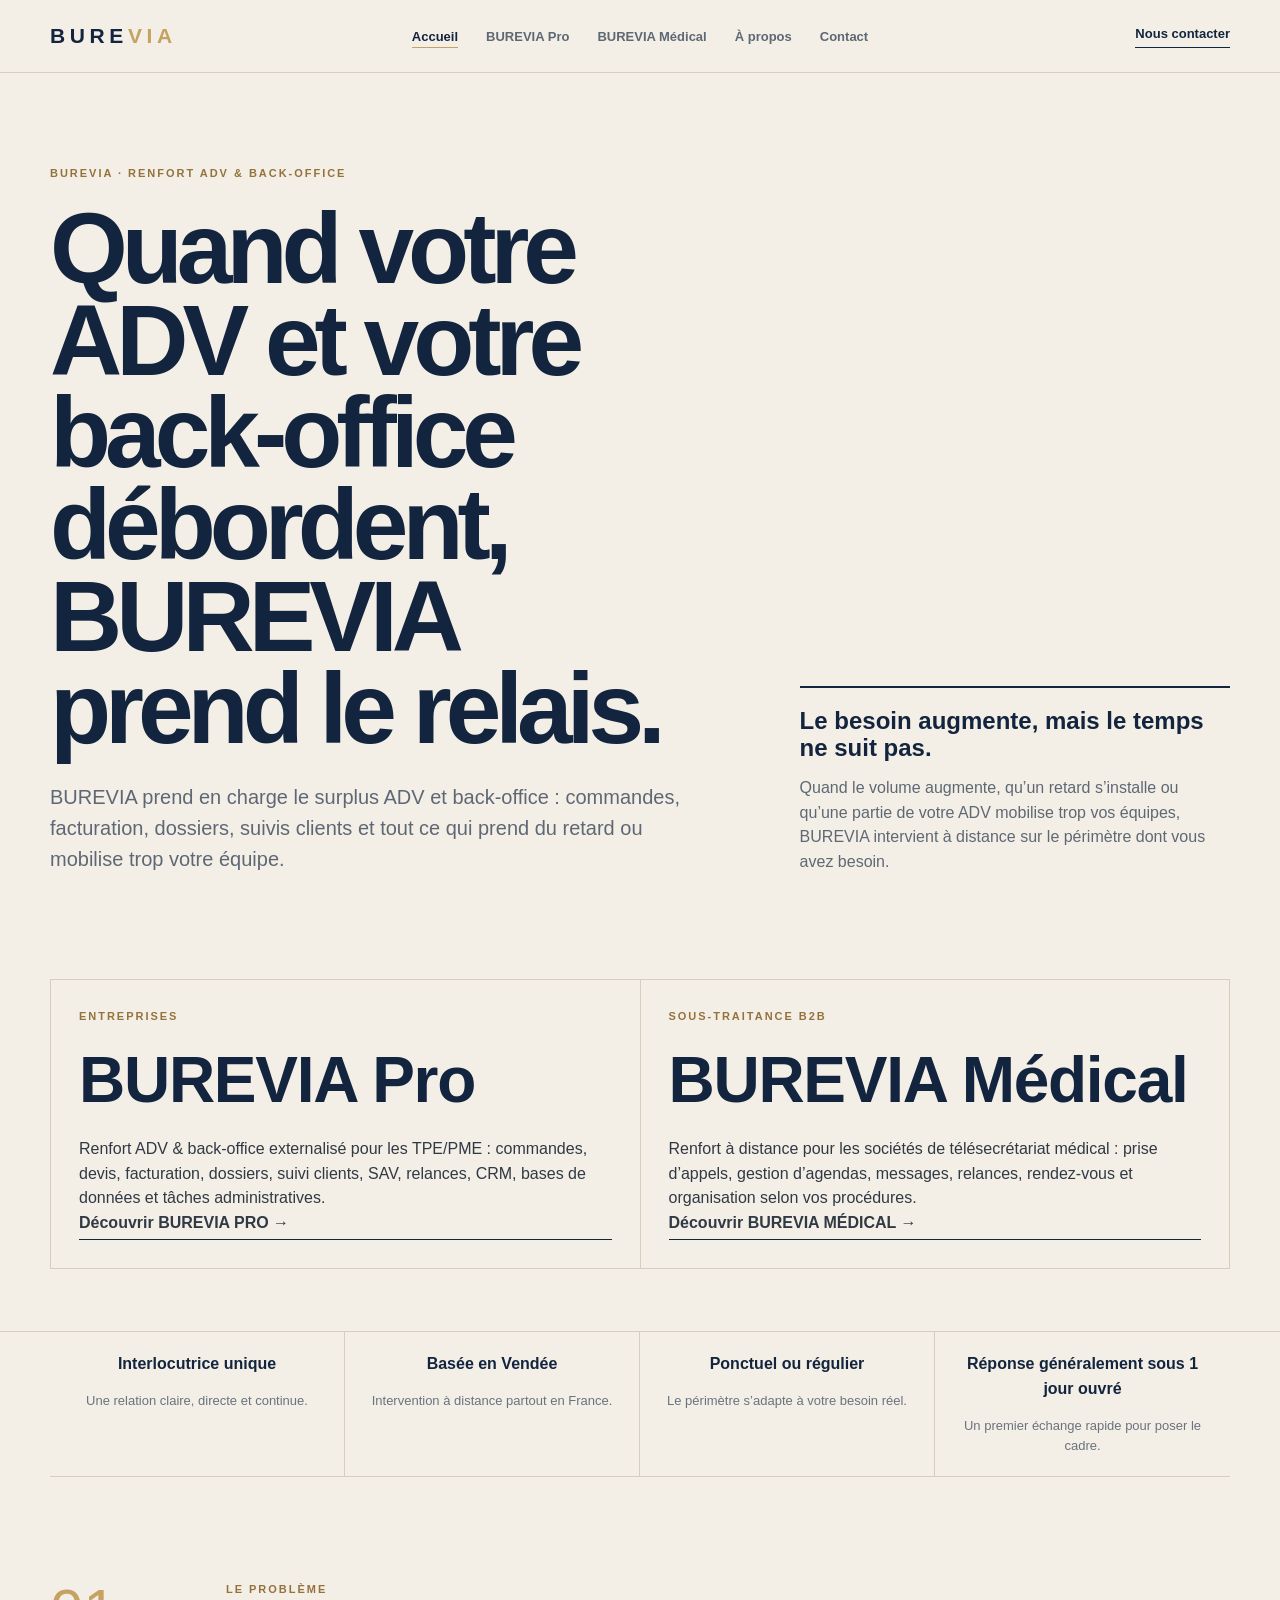
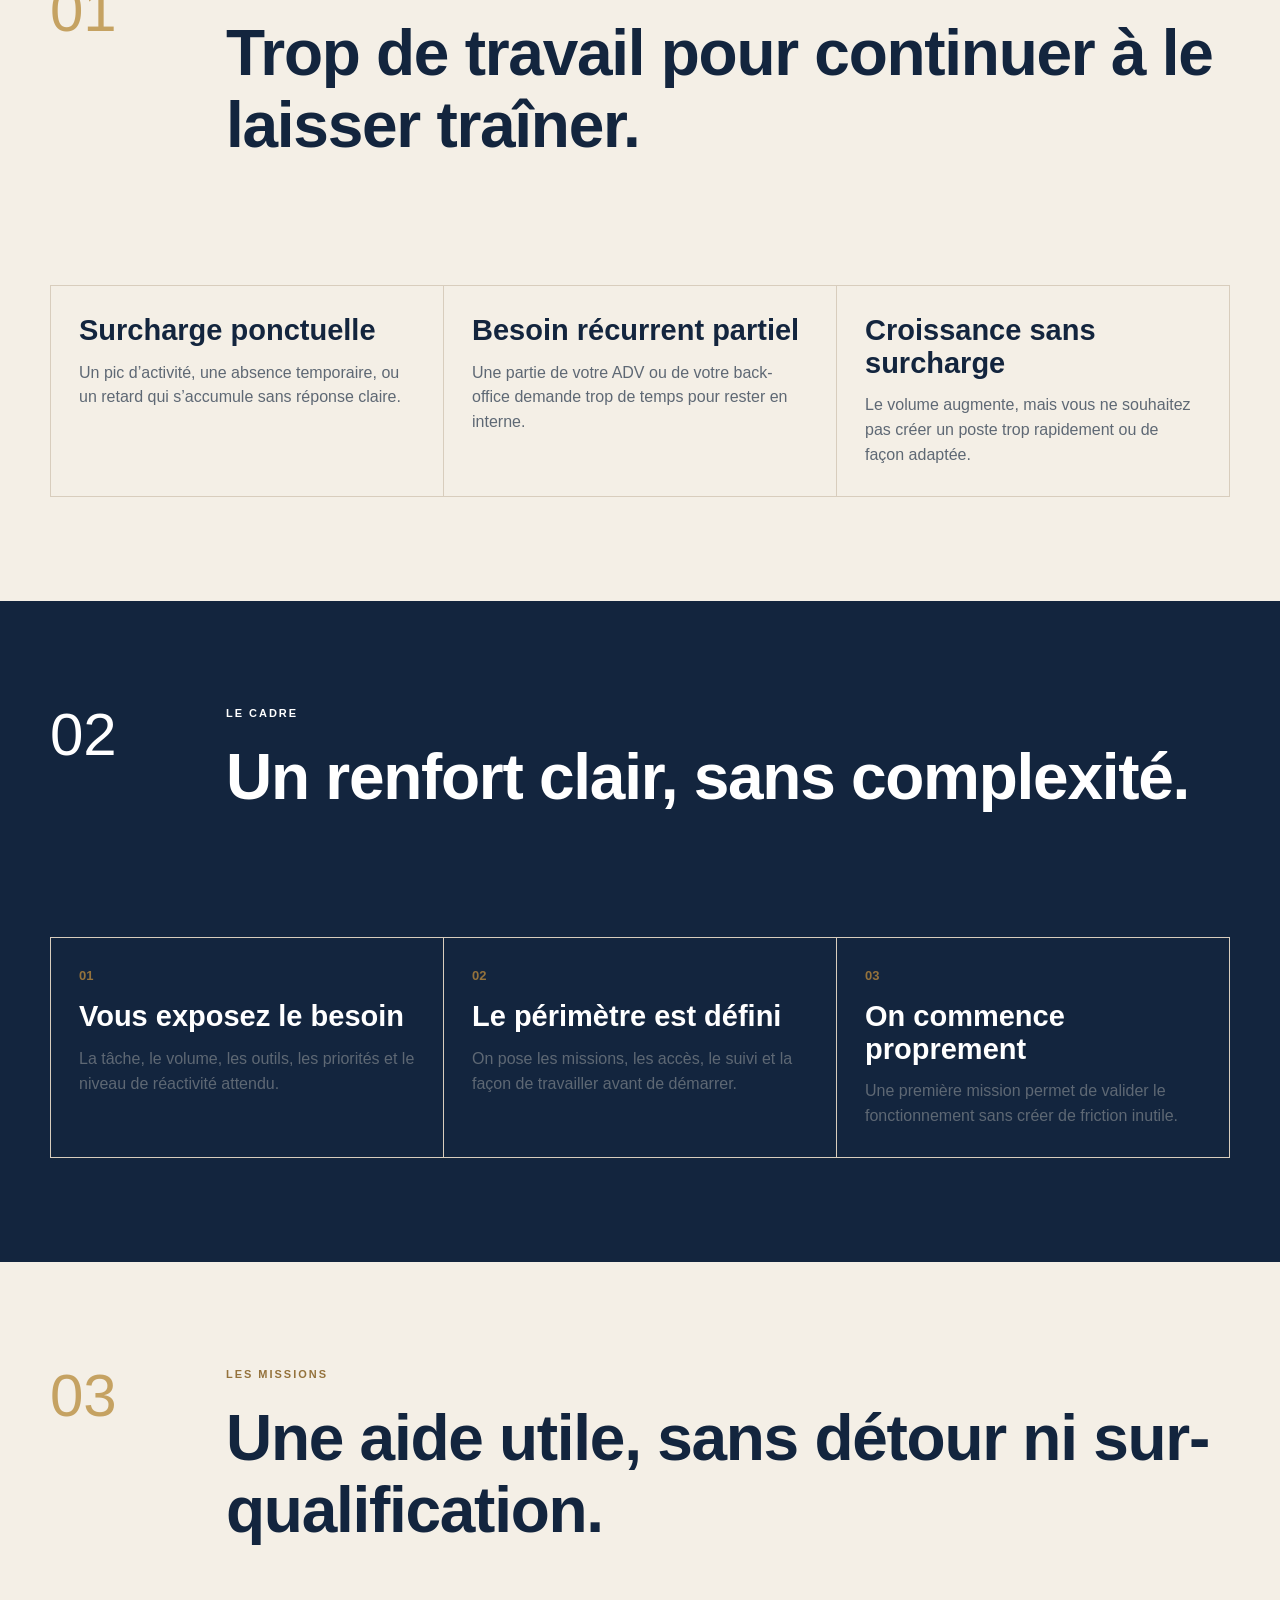
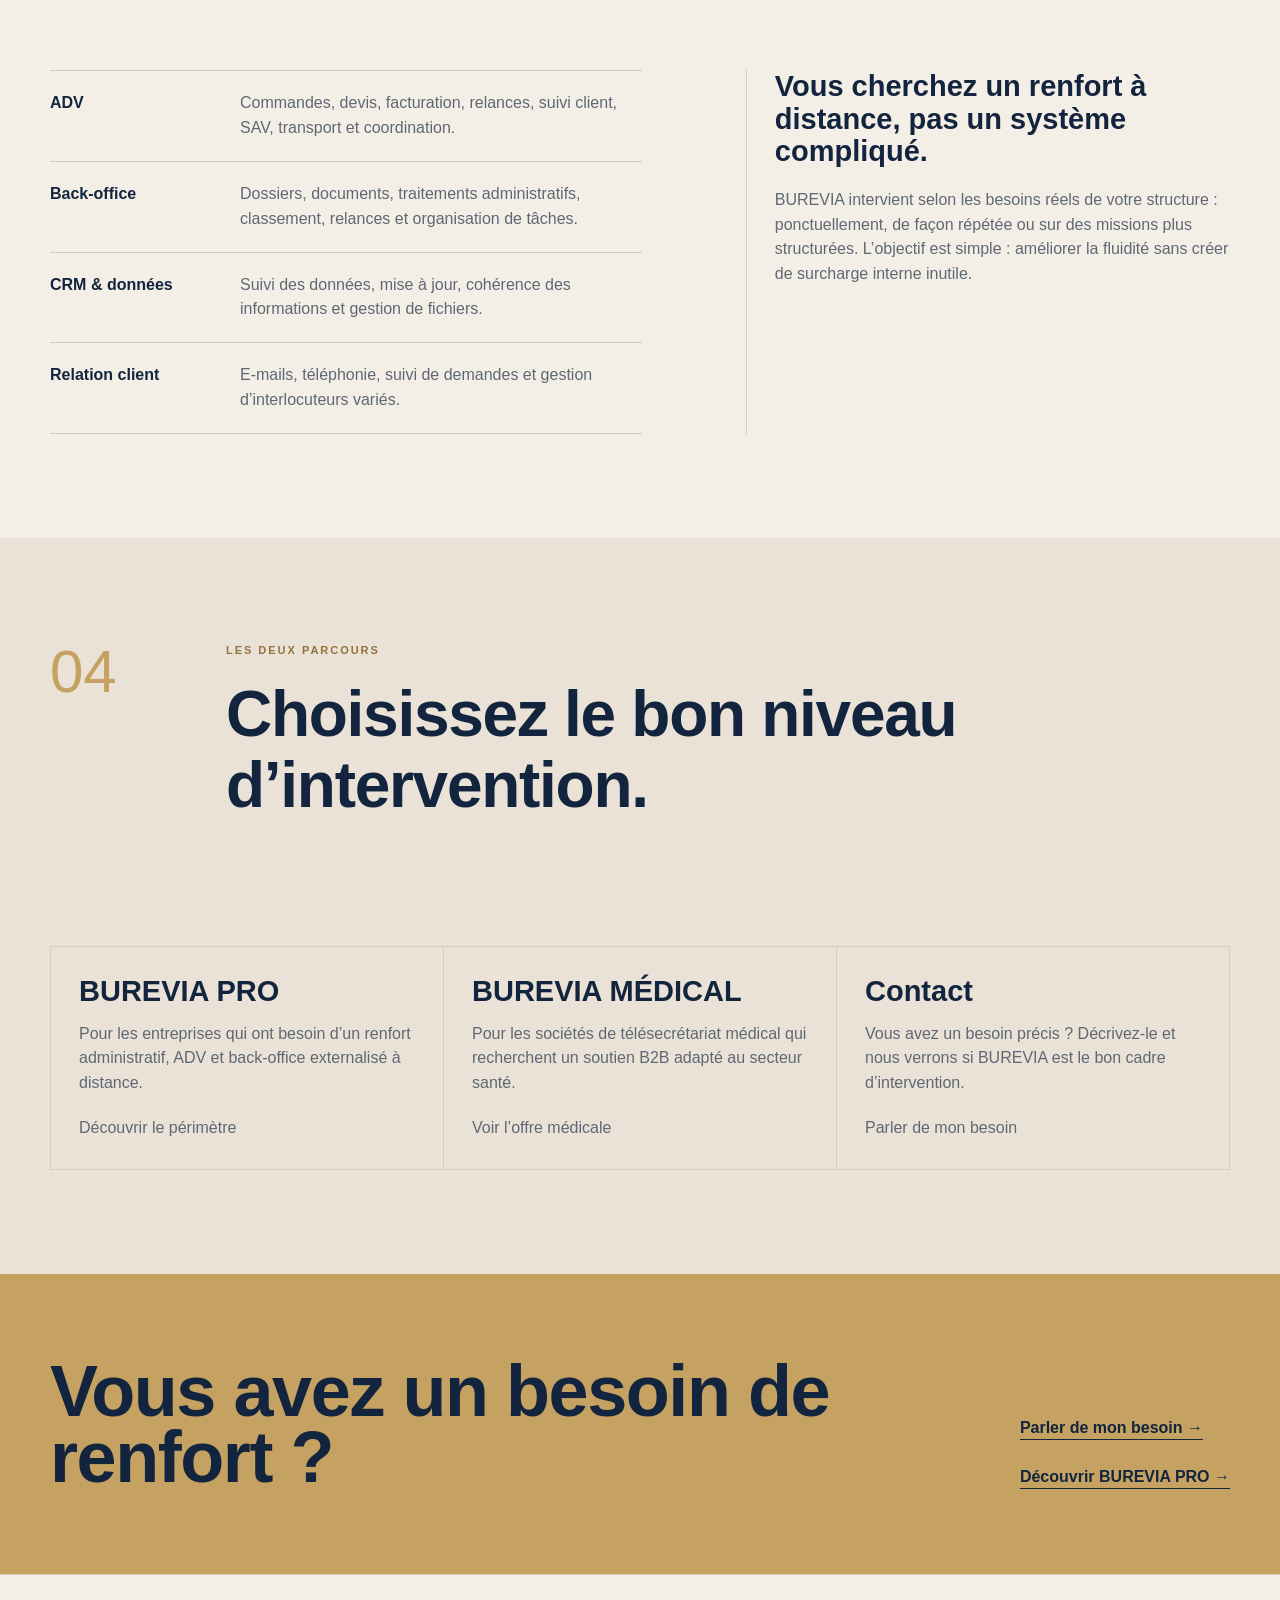
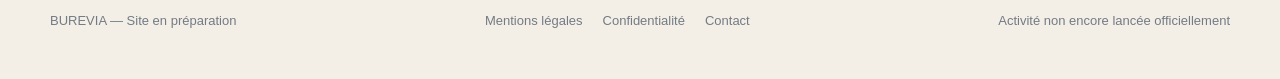
<file: index.html>
<!doctype html>
<html lang="fr">
  <head>
    <meta charset="utf-8">
    <meta name="viewport" content="width=device-width,initial-scale=1">
    <title>BUREVIA | Renfort ADV &amp; back-office à distance</title>
    <meta name="description" content="Quand votre ADV et votre back-office débordent, BUREVIA prend le relais. Un renfort administratif et ADV à distance pour les TPE/PME.">
    <meta name="robots" content="noindex,nofollow">
    <link rel="canonical" href="https://burevia.github.io/">
    <link rel="icon" href="/favicon.svg" type="image/svg+xml">
    <meta name="theme-color" content="#13253e">
    <meta property="og:type" content="website">
    <meta property="og:locale" content="fr_FR">
    <meta property="og:site_name" content="BUREVIA">
    <meta property="og:title" content="BUREVIA | Renfort ADV &amp; back-office à distance">
    <meta property="og:description" content="Quand votre ADV et votre back-office débordent, BUREVIA prend le relais. Un renfort administratif et ADV à distance pour les TPE/PME.">
    <meta name="twitter:card" content="summary">
    <meta name="twitter:title" content="BUREVIA | Renfort ADV &amp; back-office à distance">
    <meta name="twitter:description" content="Quand votre ADV et votre back-office débordent, BUREVIA prend le relais.">
    <link rel="stylesheet" href="styles.css">
    <script type="application/ld+json">
      {
        "@context": "https://schema.org",
        "@type": "Organization",
        "name": "BUREVIA",
        "url": "https://burevia.github.io/",
        "email": "contact.burevia@gmail.com",
        "description": "BUREVIA prend en charge le surplus ADV et back-office à distance pour les entreprises qui ont besoin d'un renfort ponctuel ou régulier.",
        "areaServed": "FR",
        "sameAs": [
          "https://burevia.github.io/"
        ]
      }
    </script>
  </head>
  <body>
    <a class="skip" href="#contenu">Aller au contenu</a>

    <header>
      <div class="shell top">
        <a class="logo" href="index.html" aria-label="BUREVIA accueil">BURE<span>VIA</span></a>
        <nav aria-label="Navigation principale">
          <ul>
            <li><a href="index.html" aria-current="page">Accueil</a></li>
            <li><a href="pro.html">BUREVIA Pro</a></li>
            <li><a href="medical.html">BUREVIA Médical</a></li>
            <li><a href="a-propos.html">À propos</a></li>
            <li><a href="contact.html">Contact</a></li>
          </ul>
        </nav>
        <a class="mail" href="mailto:contact.burevia@gmail.com">Nous contacter</a>
      </div>
    </header>

    <main id="contenu">
      <section class="hero">
        <div class="shell">
          <div class="hero-grid">
            <div>
              <div class="kicker">BUREVIA · Renfort ADV &amp; back-office</div>
              <h1>Quand votre ADV et votre back-office débordent, BUREVIA prend le relais.</h1>
              <p class="lead">BUREVIA prend en charge le surplus ADV et back-office : commandes, facturation, dossiers, suivis clients et tout ce qui prend du retard ou mobilise trop votre équipe.</p>
            </div>

            <aside class="side" aria-label="Problème et solution">
              <strong>Le besoin augmente, mais le temps ne suit pas.</strong>
              <p>Quand le volume augmente, qu’un retard s’installe ou qu’une partie de votre ADV mobilise trop vos équipes, BUREVIA intervient à distance sur le périmètre dont vous avez besoin.</p>
            </aside>
          </div>

          <div class="pathways" aria-label="Offres BUREVIA">
            <article class="path">
              <div>
                <div class="eyebrow">Entreprises</div>
                <h2>BUREVIA Pro</h2>
                <p>Renfort ADV &amp; back-office externalisé pour les TPE/PME : commandes, devis, facturation, dossiers, suivi clients, SAV, relances, CRM, bases de données et tâches administratives.</p>
              </div>
              <a href="pro.html">Découvrir BUREVIA PRO →</a>
            </article>

            <article class="path">
              <div>
                <div class="eyebrow">Sous-traitance B2B</div>
                <h2>BUREVIA Médical</h2>
                <p>Renfort à distance pour les sociétés de télésecrétariat médical : prise d’appels, gestion d’agendas, messages, relances, rendez-vous et organisation selon vos procédures.</p>
              </div>
              <a href="medical.html">Découvrir BUREVIA MÉDICAL →</a>
            </article>
          </div>
        </div>
      </section>

      <div class="shell trust" aria-label="Points clés">
        <div>
          <b>Interlocutrice unique</b>
          <span>Une relation claire, directe et continue.</span>
        </div>
        <div>
          <b>Basée en Vendée</b>
          <span>Intervention à distance partout en France.</span>
        </div>
        <div>
          <b>Ponctuel ou régulier</b>
          <span>Le périmètre s’adapte à votre besoin réel.</span>
        </div>
        <div>
          <b>Réponse généralement sous 1 jour ouvré</b>
          <span>Un premier échange rapide pour poser le cadre.</span>
        </div>
      </div>

      <section class="section">
        <div class="shell">
          <div class="head">
            <div class="num">01</div>
            <div>
              <div class="ey">Le problème</div>
              <h2>Trop de travail pour continuer à le laisser traîner.</h2>
            </div>
          </div>

          <div class="results">
            <div class="result">
              <h3>Surcharge ponctuelle</h3>
              <p>Un pic d’activité, une absence temporaire, ou un retard qui s’accumule sans réponse claire.</p>
            </div>
            <div class="result">
              <h3>Besoin récurrent partiel</h3>
              <p>Une partie de votre ADV ou de votre back-office demande trop de temps pour rester en interne.</p>
            </div>
            <div class="result">
              <h3>Croissance sans surcharge</h3>
              <p>Le volume augmente, mais vous ne souhaitez pas créer un poste trop rapidement ou de façon adaptée.</p>
            </div>
          </div>
        </div>
      </section>

      <section class="section dark">
        <div class="shell">
          <div class="head">
            <div class="num">02</div>
            <div>
              <div class="ey">Le cadre</div>
              <h2>Un renfort clair, sans complexité.</h2>
            </div>
          </div>

          <div class="process">
            <div class="step">
              <div class="n">01</div>
              <h3>Vous exposez le besoin</h3>
              <p>La tâche, le volume, les outils, les priorités et le niveau de réactivité attendu.</p>
            </div>
            <div class="step">
              <div class="n">02</div>
              <h3>Le périmètre est défini</h3>
              <p>On pose les missions, les accès, le suivi et la façon de travailler avant de démarrer.</p>
            </div>
            <div class="step">
              <div class="n">03</div>
              <h3>On commence proprement</h3>
              <p>Une première mission permet de valider le fonctionnement sans créer de friction inutile.</p>
            </div>
          </div>
        </div>
      </section>

      <section class="section">
        <div class="shell">
          <div class="head">
            <div class="num">03</div>
            <div>
              <div class="ey">Les missions</div>
              <h2>Une aide utile, sans détour ni sur-qualification.</h2>
            </div>
          </div>

          <div class="two">
            <div>
              <div class="prooflist">
                <div class="proofrow"><b>ADV</b><span>Commandes, devis, facturation, relances, suivi client, SAV, transport et coordination.</span></div>
                <div class="proofrow"><b>Back-office</b><span>Dossiers, documents, traitements administratifs, classement, relances et organisation de tâches.</span></div>
                <div class="proofrow"><b>CRM &amp; données</b><span>Suivi des données, mise à jour, cohérence des informations et gestion de fichiers.</span></div>
                <div class="proofrow"><b>Relation client</b><span>E-mails, téléphonie, suivi de demandes et gestion d’interlocuteurs variés.</span></div>
              </div>
            </div>

            <aside class="aside">
              <h3>Vous cherchez un renfort à distance, pas un système compliqué.</h3>
              <p>BUREVIA intervient selon les besoins réels de votre structure : ponctuellement, de façon répétée ou sur des missions plus structurées. L’objectif est simple : améliorer la fluidité sans créer de surcharge interne inutile.</p>
            </aside>
          </div>
        </div>
      </section>

      <section class="section" style="background: var(--sand2);">
        <div class="shell">
          <div class="head">
            <div class="num">04</div>
            <div>
              <div class="ey">Les deux parcours</div>
              <h2>Choisissez le bon niveau d’intervention.</h2>
            </div>
          </div>

          <div class="results">
            <div class="result">
              <h3>BUREVIA PRO</h3>
              <p>Pour les entreprises qui ont besoin d’un renfort administratif, ADV et back-office externalisé à distance.</p>
              <p><a href="pro.html">Découvrir le périmètre</a></p>
            </div>
            <div class="result">
              <h3>BUREVIA MÉDICAL</h3>
              <p>Pour les sociétés de télésecrétariat médical qui recherchent un soutien B2B adapté au secteur santé.</p>
              <p><a href="medical.html">Voir l’offre médicale</a></p>
            </div>
            <div class="result">
              <h3>Contact</h3>
              <p>Vous avez un besoin précis ? Décrivez-le et nous verrons si BUREVIA est le bon cadre d’intervention.</p>
              <p><a href="contact.html">Parler de mon besoin</a></p>
            </div>
          </div>
        </div>
      </section>

      <section class="final">
        <div class="shell final-grid">
          <h2>Vous avez un besoin de renfort ?</h2>
          <div>
            <a href="contact.html">Parler de mon besoin →</a><br><br>
            <a href="pro.html">Découvrir BUREVIA PRO →</a>
          </div>
        </div>
      </section>
    </main>

    <footer>
      <div class="shell foot">
        <div>BUREVIA — Site en préparation</div>
        <div class="footlinks">
          <a href="mentions-legales.html">Mentions légales</a>
          <a href="confidentialite.html">Confidentialité</a>
          <a href="contact.html">Contact</a>
        </div>
        <div>Activité non encore lancée officiellement</div>
      </div>
    </footer>
  </body>
</html>
</file>
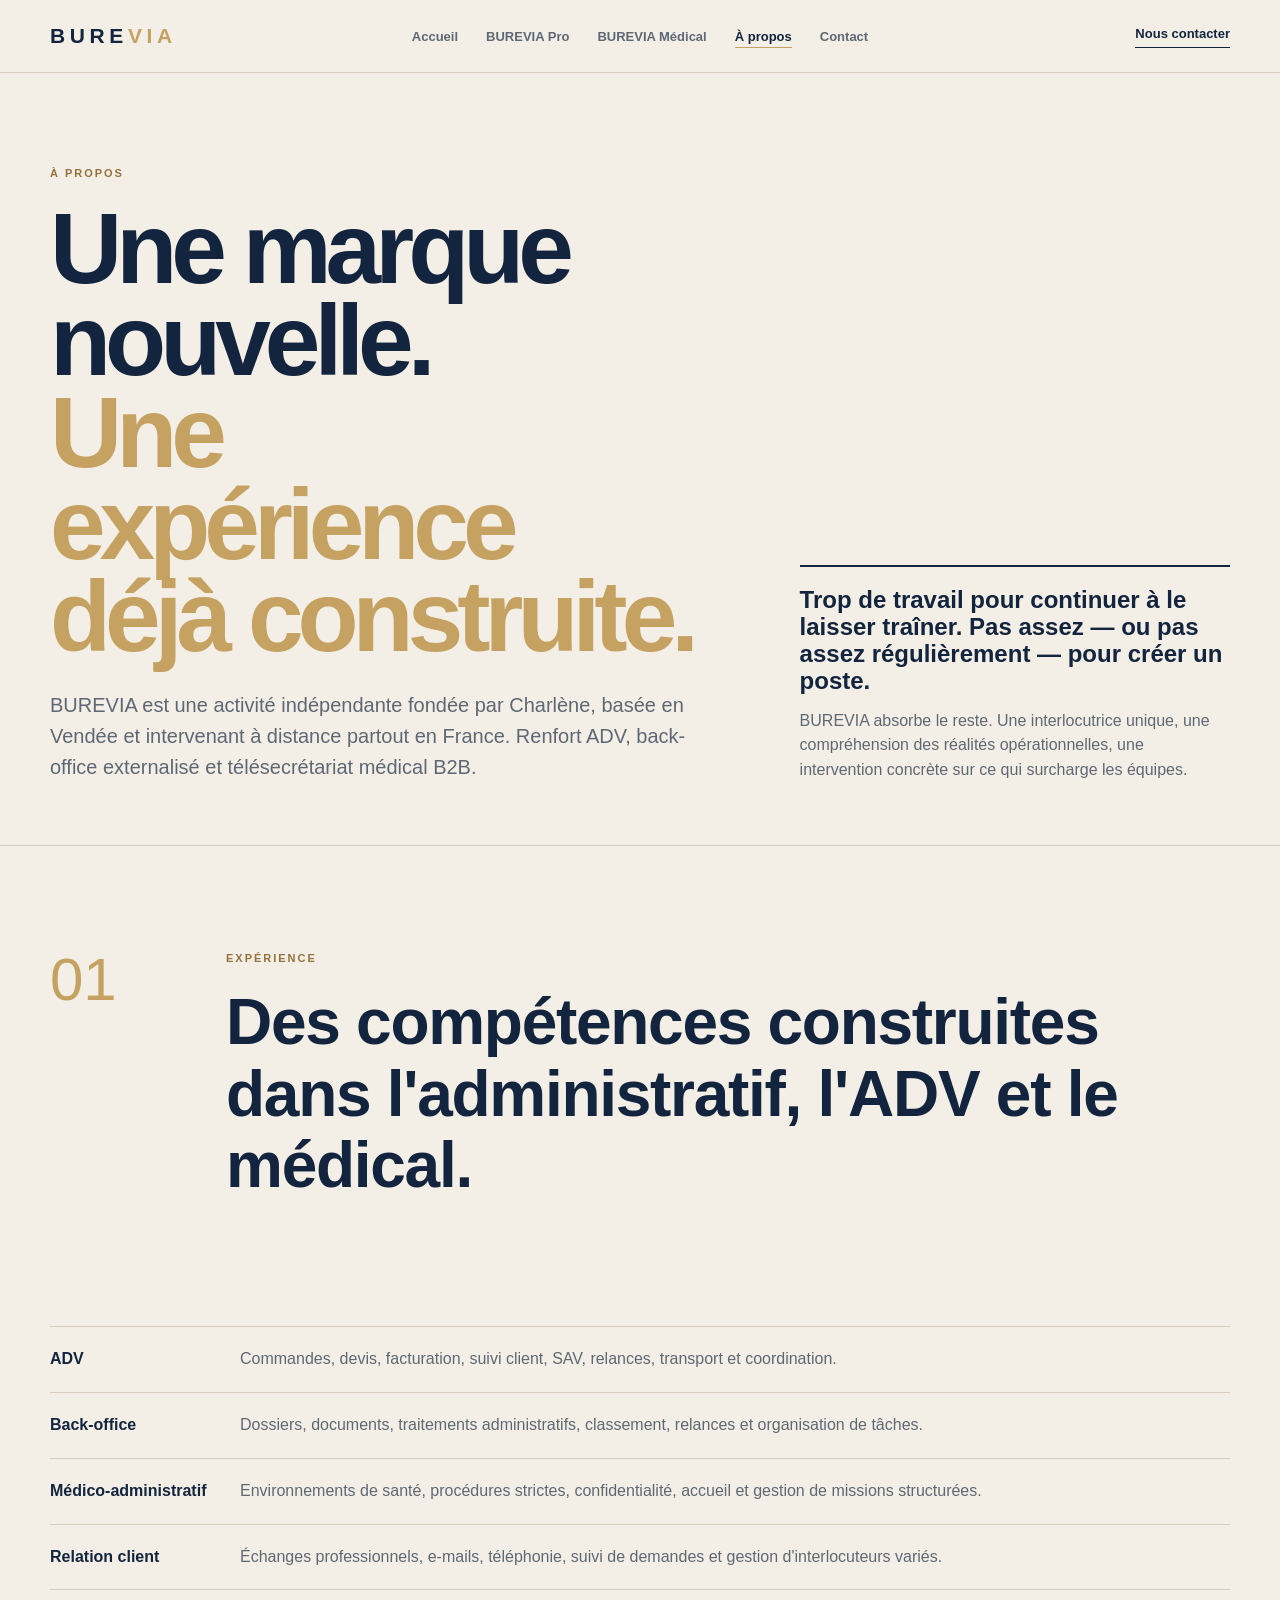
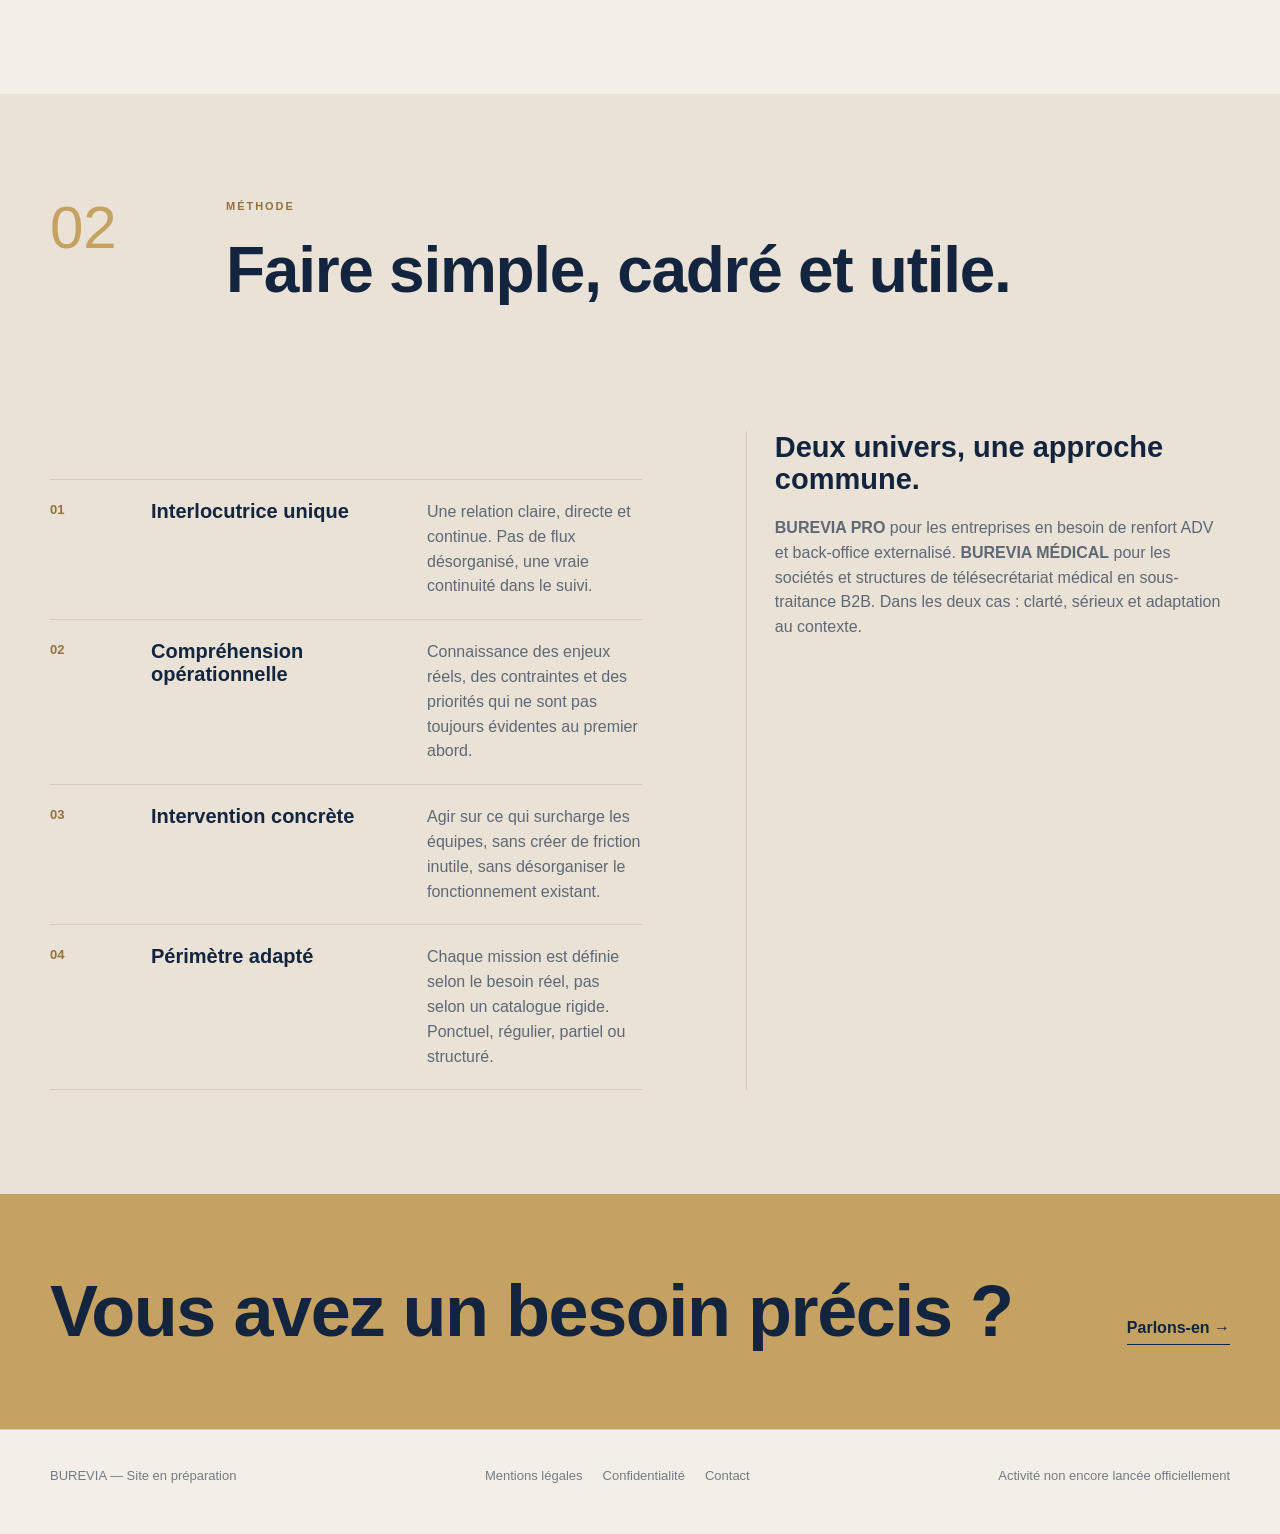
<file: a-propos.html>
<!doctype html>
<html lang="fr">
  <head>
    <meta charset="utf-8">
    <meta name="viewport" content="width=device-width,initial-scale=1">
    <title>À propos de BUREVIA | Expérience administrative, ADV et médical</title>
    <meta name="description" content="Découvrez BUREVIA : une activité indépendante fondée par Charlène, basée en Vendée, intervenant à distance partout en France. Renfort ADV, back-office et télésecrétariat médical.">
    <meta name="robots" content="noindex,nofollow">
    <link rel="canonical" href="https://burevia.github.io/a-propos.html">
    <link rel="icon" href="/favicon.svg" type="image/svg+xml">
    <meta name="theme-color" content="#13253e">
    <meta property="og:type" content="website">
    <meta property="og:locale" content="fr_FR">
    <meta property="og:site_name" content="BUREVIA">
    <meta property="og:title" content="À propos de BUREVIA">
    <meta property="og:description" content="Découvrez BUREVIA : renfort ADV, back-office et télésecrétariat médical à distance.">
    <meta name="twitter:card" content="summary">
    <meta name="twitter:title" content="À propos de BUREVIA">
    <meta name="twitter:description" content="Renfort ADV, back-office et télésecrétariat médical indépendant.">
    <link rel="stylesheet" href="styles.css">
  </head>
  <body>
    <a class="skip" href="#contenu">Aller au contenu</a>

    <header>
      <div class="shell top">
        <a class="logo" href="index.html" aria-label="BUREVIA accueil">BURE<span>VIA</span></a>
        <nav aria-label="Navigation principale">
          <ul>
            <li><a href="index.html">Accueil</a></li>
            <li><a href="pro.html">BUREVIA Pro</a></li>
            <li><a href="medical.html">BUREVIA Médical</a></li>
            <li><a href="a-propos.html" aria-current="page">À propos</a></li>
            <li><a href="contact.html">Contact</a></li>
          </ul>
        </nav>
        <a class="mail" href="mailto:contact.burevia@gmail.com">Nous contacter</a>
      </div>
    </header>

    <main id="contenu">
      <section class="hero">
        <div class="shell hero-grid">
          <div>
            <div class="kicker">À propos</div>
            <h1>Une marque nouvelle. <span>Une expérience déjà construite.</span></h1>
            <p class="lead">BUREVIA est une activité indépendante fondée par Charlène, basée en Vendée et intervenant à distance partout en France. Renfort ADV, back-office externalisé et télésecrétariat médical B2B.</p>
          </div>

          <aside class="side" aria-label="Approche BUREVIA">
            <strong>Trop de travail pour continuer à le laisser traîner. Pas assez — ou pas assez régulièrement — pour créer un poste.</strong>
            <p>BUREVIA absorbe le reste. Une interlocutrice unique, une compréhension des réalités opérationnelles, une intervention concrète sur ce qui surcharge les équipes.</p>
          </aside>
        </div>
      </section>

      <section class="section">
        <div class="shell">
          <div class="head">
            <div class="num">01</div>
            <div>
              <div class="ey">Expérience</div>
              <h2>Des compétences construites dans l'administratif, l'ADV et le médical.</h2>
            </div>
          </div>

          <div class="prooflist">
            <div class="proofrow"><b>ADV</b><span>Commandes, devis, facturation, suivi client, SAV, relances, transport et coordination.</span></div>
            <div class="proofrow"><b>Back-office</b><span>Dossiers, documents, traitements administratifs, classement, relances et organisation de tâches.</span></div>
            <div class="proofrow"><b>Médico-administratif</b><span>Environnements de santé, procédures strictes, confidentialité, accueil et gestion de missions structurées.</span></div>
            <div class="proofrow"><b>Relation client</b><span>Échanges professionnels, e-mails, téléphonie, suivi de demandes et gestion d'interlocuteurs variés.</span></div>
          </div>
        </div>
      </section>

      <section class="section" style="background: var(--sand2);">
        <div class="shell">
          <div class="head">
            <div class="num">02</div>
            <div>
              <div class="ey">Méthode</div>
              <h2>Faire simple, cadré et utile.</h2>
            </div>
          </div>

          <div class="two">
            <div>
              <div class="rows">
                <div class="row">
                  <div class="idx">01</div>
                  <h3>Interlocutrice unique</h3>
                  <p>Une relation claire, directe et continue. Pas de flux désorganisé, une vraie continuité dans le suivi.</p>
                </div>
                <div class="row">
                  <div class="idx">02</div>
                  <h3>Compréhension opérationnelle</h3>
                  <p>Connaissance des enjeux réels, des contraintes et des priorités qui ne sont pas toujours évidentes au premier abord.</p>
                </div>
                <div class="row">
                  <div class="idx">03</div>
                  <h3>Intervention concrète</h3>
                  <p>Agir sur ce qui surcharge les équipes, sans créer de friction inutile, sans désorganiser le fonctionnement existant.</p>
                </div>
                <div class="row">
                  <div class="idx">04</div>
                  <h3>Périmètre adapté</h3>
                  <p>Chaque mission est définie selon le besoin réel, pas selon un catalogue rigide. Ponctuel, régulier, partiel ou structuré.</p>
                </div>
              </div>
            </div>

            <aside class="aside">
              <h3>Deux univers, une approche commune.</h3>
              <p><strong>BUREVIA PRO</strong> pour les entreprises en besoin de renfort ADV et back-office externalisé. <strong>BUREVIA MÉDICAL</strong> pour les sociétés et structures de télésecrétariat médical en sous-traitance B2B. Dans les deux cas : clarté, sérieux et adaptation au contexte.</p>
            </aside>
          </div>
        </div>
      </section>

      <section class="final">
        <div class="shell final-grid">
          <h2>Vous avez un besoin précis ?</h2>
          <a href="contact.html">Parlons-en →</a>
        </div>
      </section>
    </main>

    <footer>
      <div class="shell foot">
        <div>BUREVIA — Site en préparation</div>
        <div class="footlinks">
          <a href="mentions-legales.html">Mentions légales</a>
          <a href="confidentialite.html">Confidentialité</a>
          <a href="contact.html">Contact</a>
        </div>
        <div>Activité non encore lancée officiellement</div>
      </div>
    </footer>
  </body>
</html>
</file>
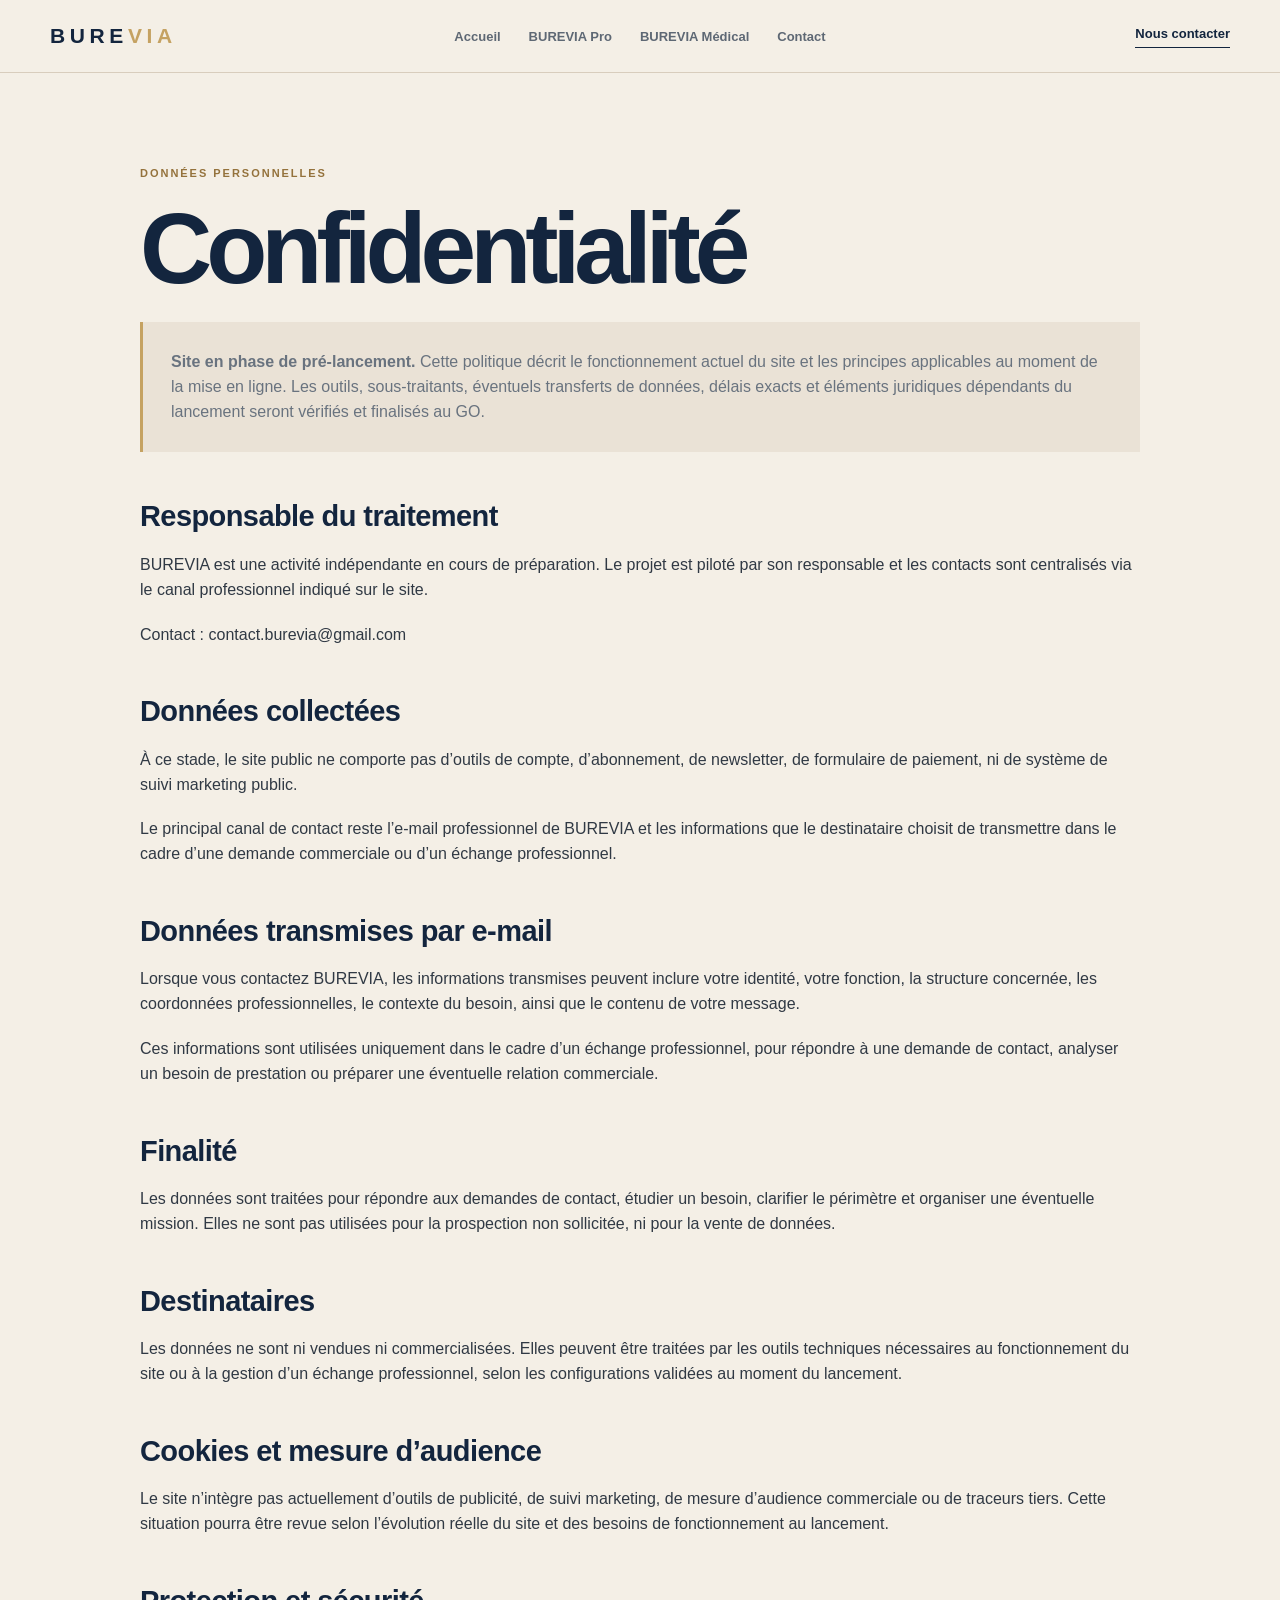
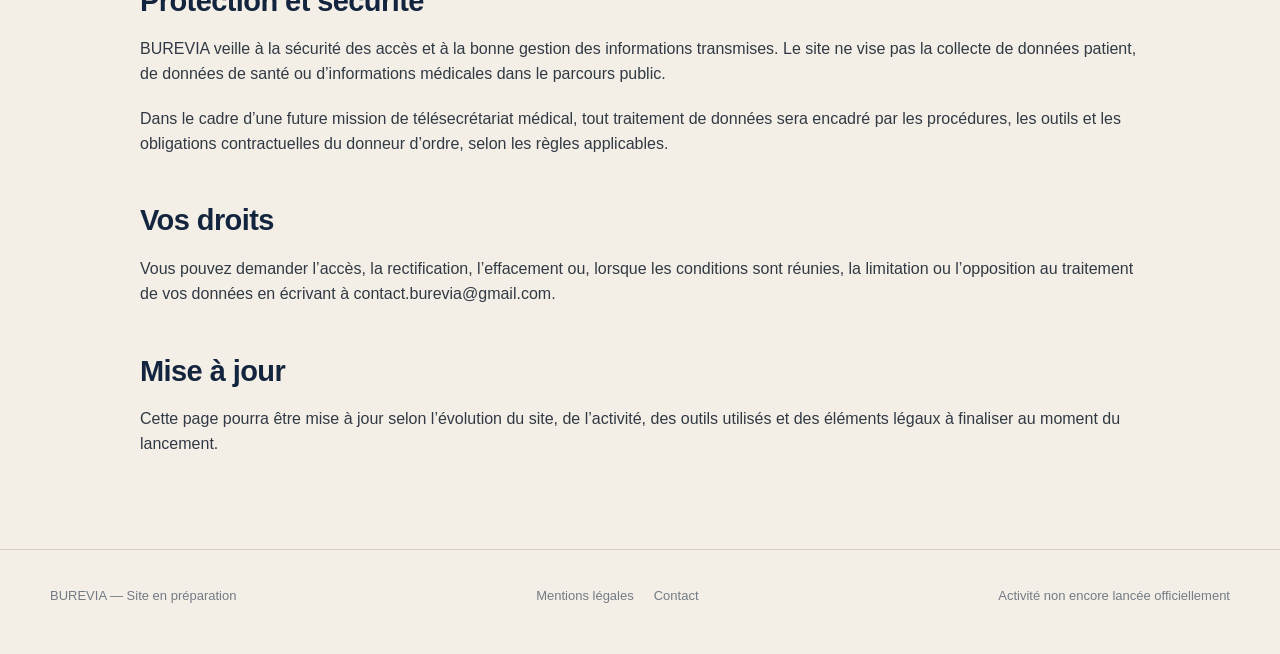
<file: confidentialite.html>
<!doctype html>
<html lang="fr">
  <head>
    <meta charset="utf-8">
    <meta name="viewport" content="width=device-width,initial-scale=1">
    <title>Confidentialité | BUREVIA</title>
    <meta name="description" content="Politique de confidentialité du site BUREVIA en phase de pré-lancement.">
    <meta name="robots" content="noindex,nofollow">
    <link rel="canonical" href="https://burevia.github.io/confidentialite.html">
    <link rel="icon" href="/favicon.svg" type="image/svg+xml">
    <meta name="theme-color" content="#13253e">
    <link rel="stylesheet" href="styles.css">
  </head>
  <body>
    <header>
      <div class="shell top">
        <a class="logo" href="index.html" aria-label="BUREVIA accueil">BURE<span>VIA</span></a>
        <nav aria-label="Navigation principale">
          <ul>
            <li><a href="index.html">Accueil</a></li>
            <li><a href="pro.html">BUREVIA Pro</a></li>
            <li><a href="medical.html">BUREVIA Médical</a></li>
            <li><a href="contact.html">Contact</a></li>
          </ul>
        </nav>
        <a class="mail" href="mailto:contact.burevia@gmail.com">Nous contacter</a>
      </div>
    </header>

    <main>
      <div class="shell legal">
        <div class="kicker">Données personnelles</div>
        <h1>Confidentialité</h1>

        <div class="placeholder">
          <strong>Site en phase de pré-lancement.</strong> Cette politique décrit le fonctionnement actuel du site et les principes applicables au moment de la mise en ligne. Les outils, sous-traitants, éventuels transferts de données, délais exacts et éléments juridiques dépendants du lancement seront vérifiés et finalisés au GO.
        </div>

        <h2>Responsable du traitement</h2>
        <p>BUREVIA est une activité indépendante en cours de préparation. Le projet est piloté par son responsable et les contacts sont centralisés via le canal professionnel indiqué sur le site.</p>
        <p>Contact : <a href="mailto:contact.burevia@gmail.com">contact.burevia@gmail.com</a></p>

        <h2>Données collectées</h2>
        <p>À ce stade, le site public ne comporte pas d’outils de compte, d’abonnement, de newsletter, de formulaire de paiement, ni de système de suivi marketing public.</p>
        <p>Le principal canal de contact reste l’e-mail professionnel de BUREVIA et les informations que le destinataire choisit de transmettre dans le cadre d’une demande commerciale ou d’un échange professionnel.</p>

        <h2>Données transmises par e-mail</h2>
        <p>Lorsque vous contactez BUREVIA, les informations transmises peuvent inclure votre identité, votre fonction, la structure concernée, les coordonnées professionnelles, le contexte du besoin, ainsi que le contenu de votre message.</p>
        <p>Ces informations sont utilisées uniquement dans le cadre d’un échange professionnel, pour répondre à une demande de contact, analyser un besoin de prestation ou préparer une éventuelle relation commerciale.</p>

        <h2>Finalité</h2>
        <p>Les données sont traitées pour répondre aux demandes de contact, étudier un besoin, clarifier le périmètre et organiser une éventuelle mission. Elles ne sont pas utilisées pour la prospection non sollicitée, ni pour la vente de données.</p>

        <h2>Destinataires</h2>
        <p>Les données ne sont ni vendues ni commercialisées. Elles peuvent être traitées par les outils techniques nécessaires au fonctionnement du site ou à la gestion d’un échange professionnel, selon les configurations validées au moment du lancement.</p>

        <h2>Cookies et mesure d’audience</h2>
        <p>Le site n’intègre pas actuellement d’outils de publicité, de suivi marketing, de mesure d’audience commerciale ou de traceurs tiers. Cette situation pourra être revue selon l’évolution réelle du site et des besoins de fonctionnement au lancement.</p>

        <h2>Protection et sécurité</h2>
        <p>BUREVIA veille à la sécurité des accès et à la bonne gestion des informations transmises. Le site ne vise pas la collecte de données patient, de données de santé ou d’informations médicales dans le parcours public.</p>
        <p>Dans le cadre d’une future mission de télésecrétariat médical, tout traitement de données sera encadré par les procédures, les outils et les obligations contractuelles du donneur d’ordre, selon les règles applicables.</p>

        <h2>Vos droits</h2>
        <p>Vous pouvez demander l’accès, la rectification, l’effacement ou, lorsque les conditions sont réunies, la limitation ou l’opposition au traitement de vos données en écrivant à <a href="mailto:contact.burevia@gmail.com">contact.burevia@gmail.com</a>.</p>

        <h2>Mise à jour</h2>
        <p>Cette page pourra être mise à jour selon l’évolution du site, de l’activité, des outils utilisés et des éléments légaux à finaliser au moment du lancement.</p>
      </div>
    </main>

    <footer>
      <div class="shell foot">
        <div>BUREVIA — Site en préparation</div>
        <div class="footlinks">
          <a href="mentions-legales.html">Mentions légales</a>
          <a href="contact.html">Contact</a>
        </div>
        <div>Activité non encore lancée officiellement</div>
      </div>
    </footer>
  </body>
</html>
</file>
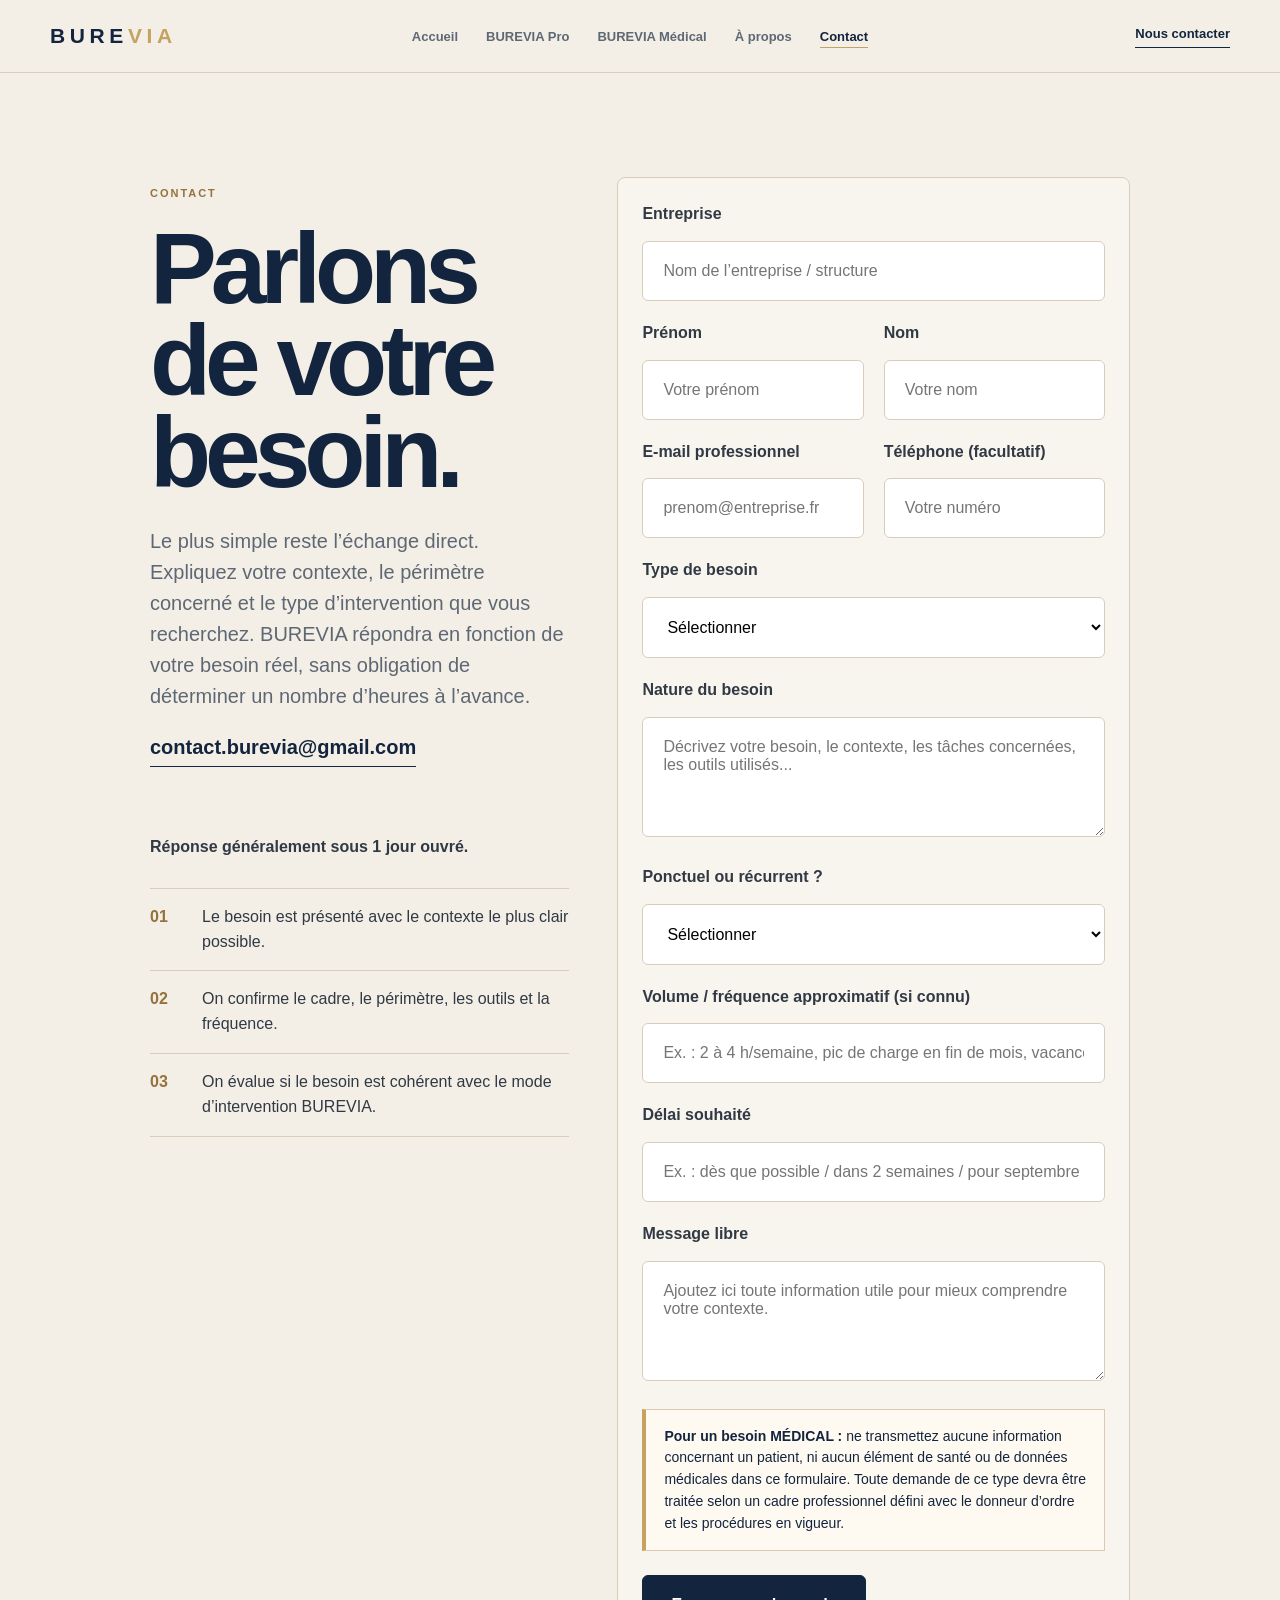
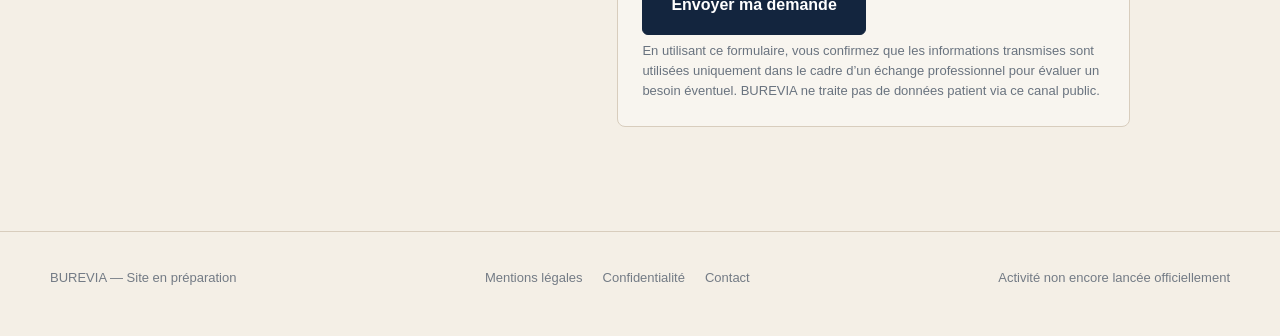
<file: contact.html>
<!doctype html>
<html lang="fr">
  <head>
    <meta charset="utf-8">
    <meta name="viewport" content="width=device-width,initial-scale=1">
    <title>Contact BUREVIA | Demande de besoin PRO ou MÉDICAL</title>
    <meta name="description" content="Contactez BUREVIA pour un besoin de renfort administratif, ADV, back-office ou sous-traitance télésecrétariat médical B2B. Formulaire de qualification commercial en pré-lancement.">
    <meta name="robots" content="noindex,nofollow">
    <link rel="canonical" href="https://burevia.github.io/contact.html">
    <link rel="icon" href="/favicon.svg" type="image/svg+xml">
    <meta name="theme-color" content="#13253e">
    <link rel="stylesheet" href="styles.css">
  </head>
  <body>
    <a class="skip" href="#contenu">Aller au contenu</a>

    <header>
      <div class="shell top">
        <a class="logo" href="index.html" aria-label="BUREVIA accueil">BURE<span>VIA</span></a>
        <nav aria-label="Navigation principale">
          <ul>
            <li><a href="index.html">Accueil</a></li>
            <li><a href="pro.html">BUREVIA Pro</a></li>
            <li><a href="medical.html">BUREVIA Médical</a></li>
            <li><a href="a-propos.html">À propos</a></li>
            <li><a href="contact.html" aria-current="page">Contact</a></li>
          </ul>
        </nav>
        <a class="mail" href="mailto:contact.burevia@gmail.com">Nous contacter</a>
      </div>
    </header>

    <main id="contenu">
      <section class="section">
        <div class="shell contact-shell">
          <div class="contact-grid">
            <div class="intro">
              <div class="kicker">Contact</div>
              <h1>Parlons de votre besoin.</h1>
              <p class="lead">Le plus simple reste l’échange direct. Expliquez votre contexte, le périmètre concerné et le type d’intervention que vous recherchez. BUREVIA répondra en fonction de votre besoin réel, sans obligation de déterminer un nombre d’heures à l’avance.</p>
              <p><a class="email" href="mailto:contact.burevia@gmail.com">contact.burevia@gmail.com</a></p>
              <p><strong>Réponse généralement sous 1 jour ouvré.</strong></p>

              <div class="meta-list">
                <div class="meta-item"><b>01</b><span>Le besoin est présenté avec le contexte le plus clair possible.</span></div>
                <div class="meta-item"><b>02</b><span>On confirme le cadre, le périmètre, les outils et la fréquence.</span></div>
                <div class="meta-item"><b>03</b><span>On évalue si le besoin est cohérent avec le mode d’intervention BUREVIA.</span></div>
              </div>
            </div>

            <div class="contact-card">
              <form action="mailto:contact.burevia@gmail.com" method="post" enctype="text/plain">
                <div class="form-grid">
                  <div class="full">
                    <label for="entreprise">Entreprise</label>
                    <input id="entreprise" name="entreprise" type="text" placeholder="Nom de l’entreprise / structure">
                  </div>

                  <div>
                    <label for="prenom">Prénom</label>
                    <input id="prenom" name="prenom" type="text" placeholder="Votre prénom">
                  </div>

                  <div>
                    <label for="nom">Nom</label>
                    <input id="nom" name="nom" type="text" placeholder="Votre nom">
                  </div>

                  <div>
                    <label for="email">E-mail professionnel</label>
                    <input id="email" name="email" type="email" placeholder="prenom@entreprise.fr" required>
                  </div>

                  <div>
                    <label for="telephone">Téléphone (facultatif)</label>
                    <input id="telephone" name="telephone" type="tel" placeholder="Votre numéro">
                  </div>

                  <div class="full">
                    <label for="type-besoin">Type de besoin</label>
                    <select id="type-besoin" name="type-besoin" required>
                      <option value="">Sélectionner</option>
                      <option value="PRO">PRO</option>
                      <option value="MEDICAL">MÉDICAL</option>
                    </select>
                  </div>

                  <div class="full">
                    <label for="nature">Nature du besoin</label>
                    <textarea id="nature" name="nature" placeholder="Décrivez votre besoin, le contexte, les tâches concernées, les outils utilisés..." required></textarea>
                  </div>

                  <div class="full">
                    <label for="cadence">Ponctuel ou récurrent ?</label>
                    <select id="cadence" name="cadence">
                      <option value="">Sélectionner</option>
                      <option value="Ponctuel">Ponctuel</option>
                      <option value="Récurrent">Récurrent</option>
                      <option value="Variable selon périodes">Variable selon périodes</option>
                    </select>
                  </div>

                  <div class="full">
                    <label for="volume">Volume / fréquence approximatif (si connu)</label>
                    <input id="volume" name="volume" type="text" placeholder="Ex. : 2 à 4 h/semaine, pic de charge en fin de mois, vacances, etc.">
                  </div>

                  <div class="full">
                    <label for="delai">Délai souhaité</label>
                    <input id="delai" name="delai" type="text" placeholder="Ex. : dès que possible / dans 2 semaines / pour septembre">
                  </div>

                  <div class="full">
                    <label for="message">Message libre</label>
                    <textarea id="message" name="message" placeholder="Ajoutez ici toute information utile pour mieux comprendre votre contexte."></textarea>
                  </div>
                </div>

                <div class="medical-warning">
                  <strong>Pour un besoin MÉDICAL :</strong> ne transmettez aucune information concernant un patient, ni aucun élément de santé ou de données médicales dans ce formulaire. Toute demande de ce type devra être traitée selon un cadre professionnel défini avec le donneur d’ordre et les procédures en vigueur.
                </div>

                <div class="compact">
                  <button type="submit">Envoyer ma demande</button>
                </div>

                <div class="field-note">
                  En utilisant ce formulaire, vous confirmez que les informations transmises sont utilisées uniquement dans le cadre d’un échange professionnel pour évaluer un besoin éventuel. BUREVIA ne traite pas de données patient via ce canal public.
                </div>
              </form>
            </div>
          </div>
        </div>
      </section>
    </main>

    <footer>
      <div class="shell foot">
        <div>BUREVIA — Site en préparation</div>
        <div class="footlinks">
          <a href="mentions-legales.html">Mentions légales</a>
          <a href="confidentialite.html">Confidentialité</a>
          <a href="contact.html">Contact</a>
        </div>
        <div>Activité non encore lancée officiellement</div>
      </div>
    </footer>
  </body>
</html>
</file>
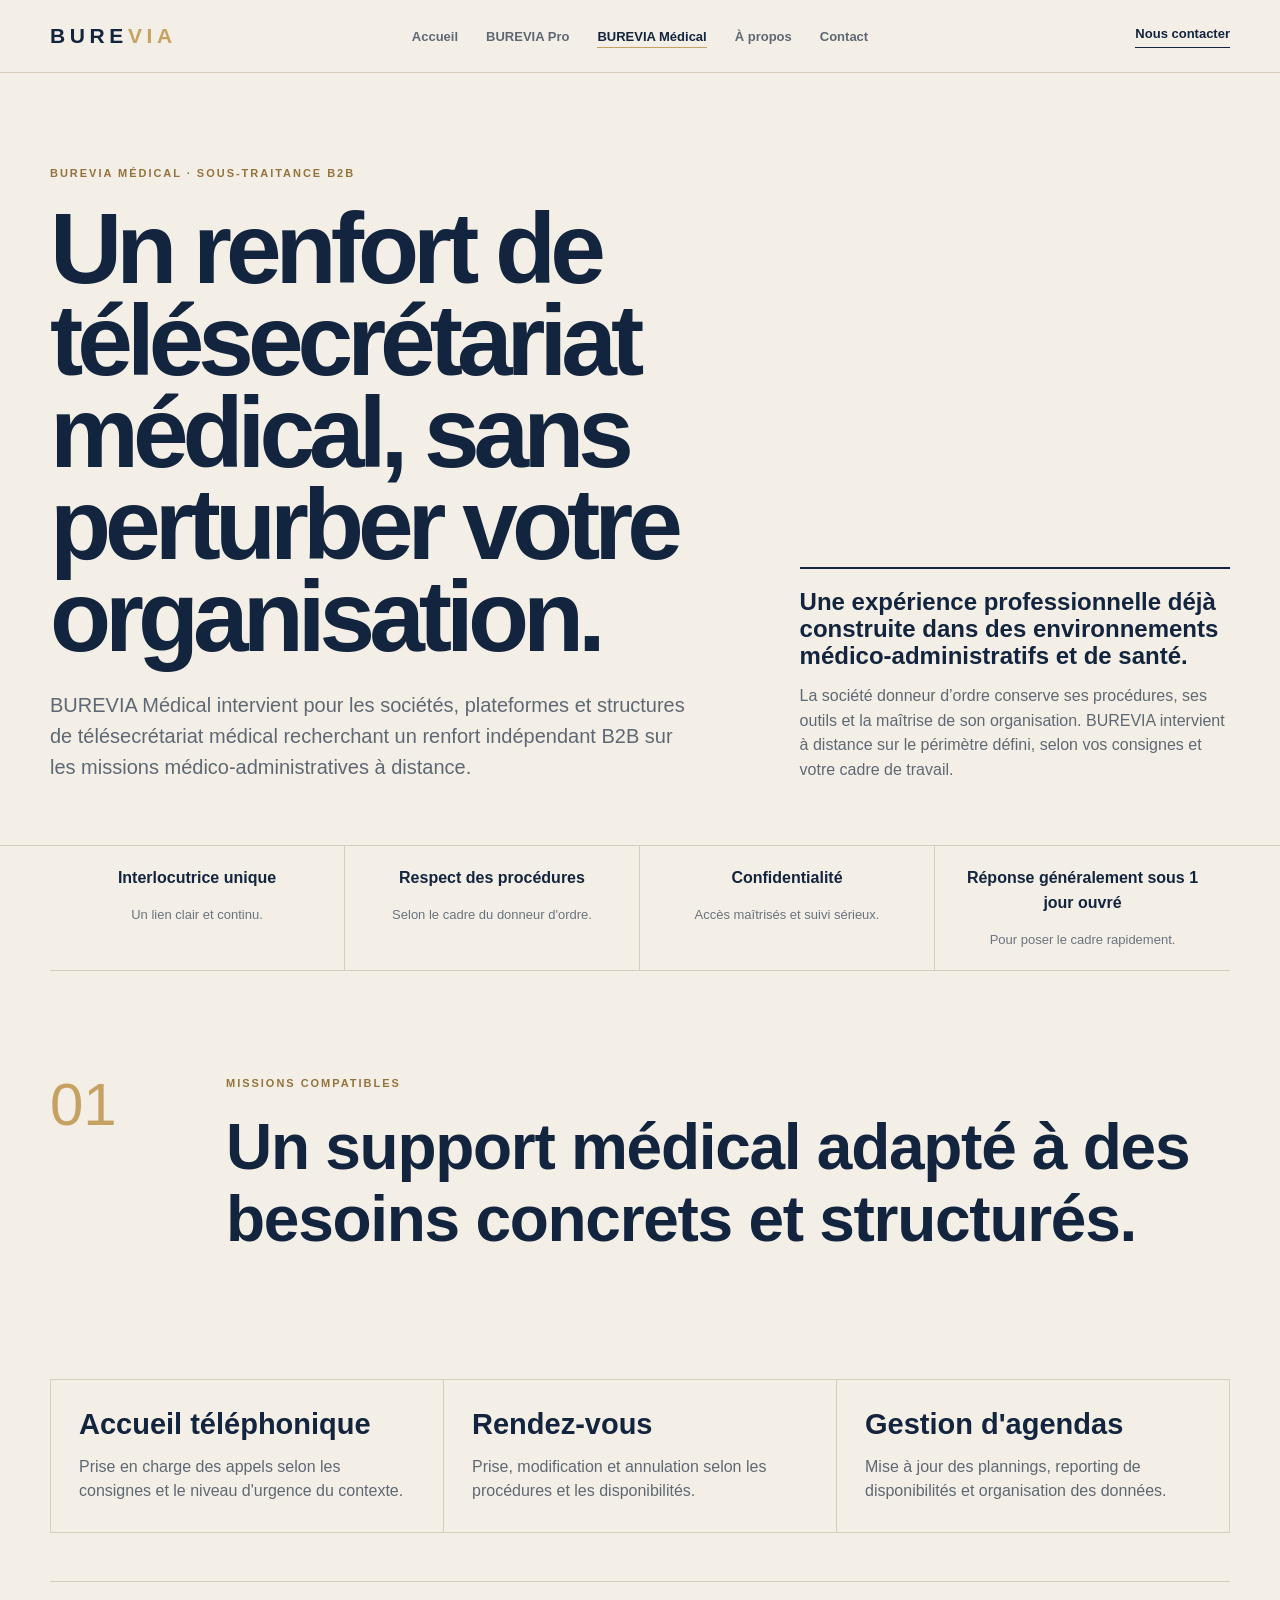
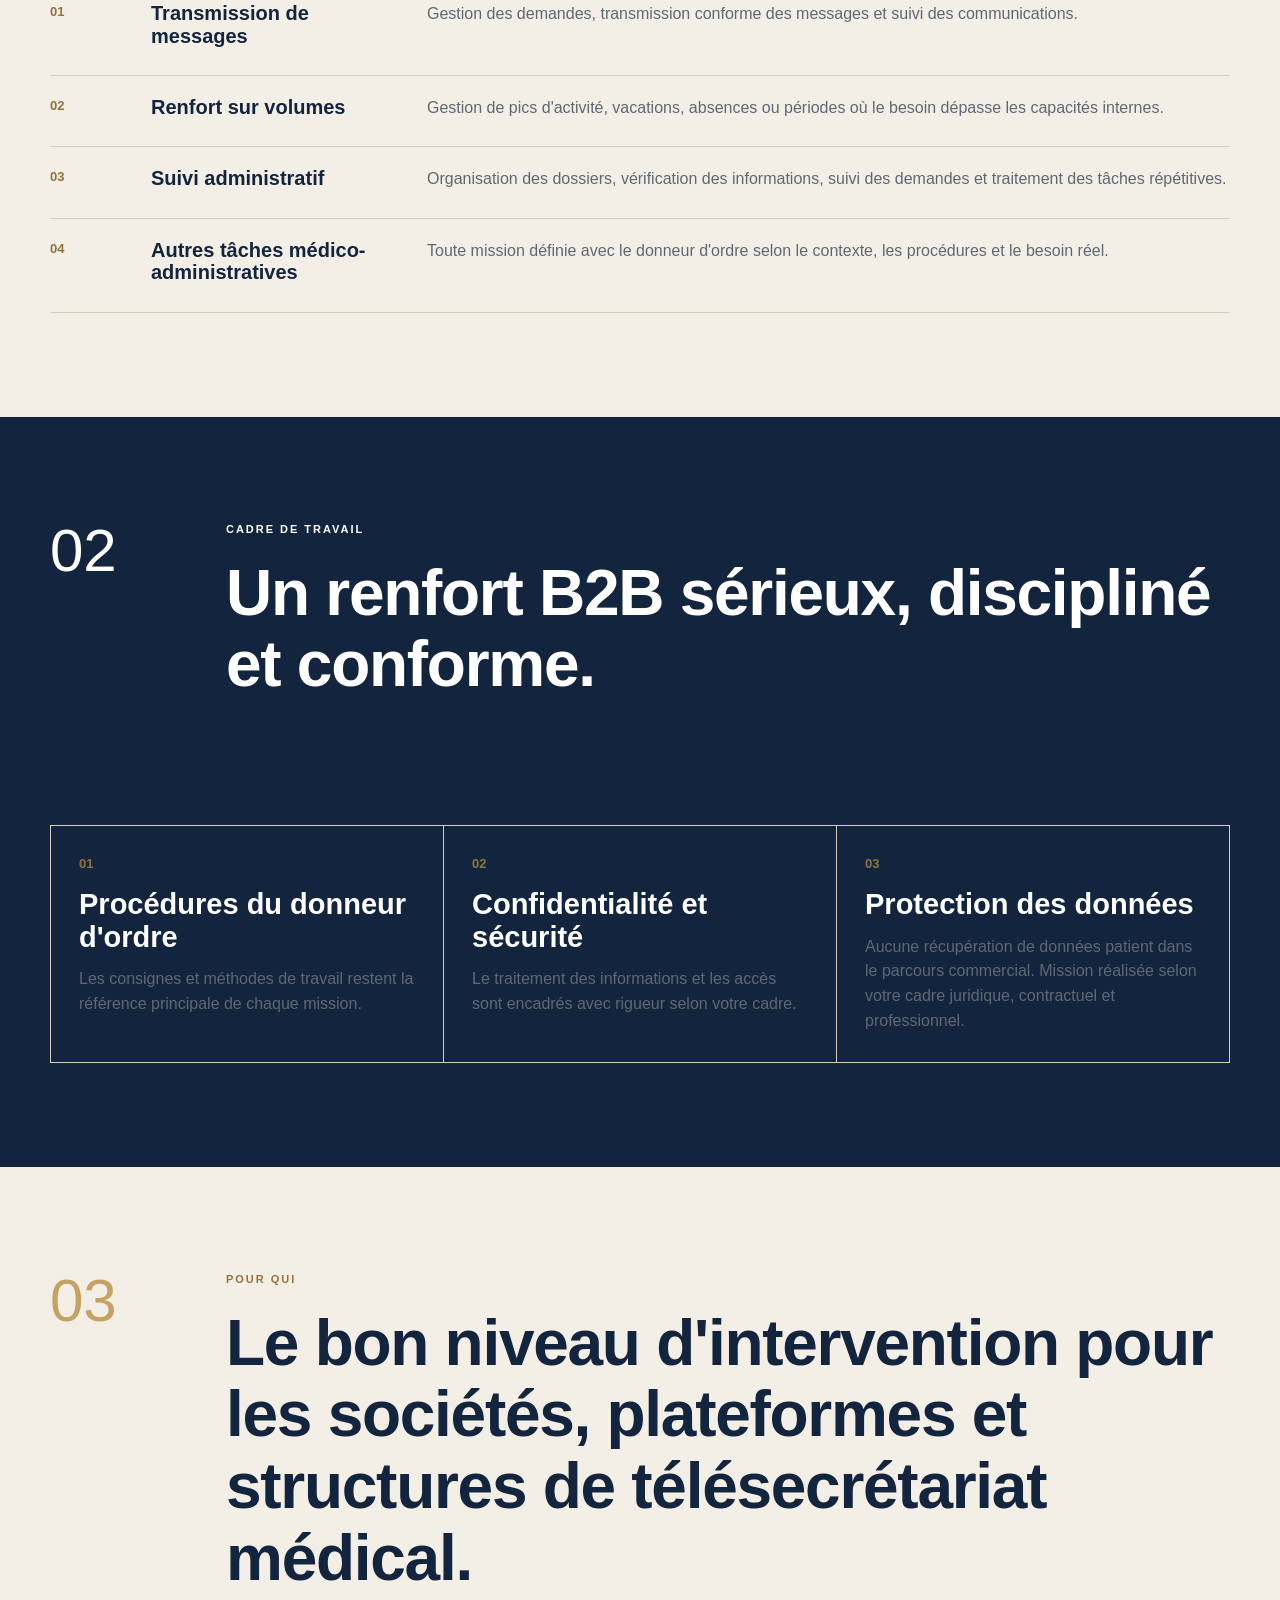
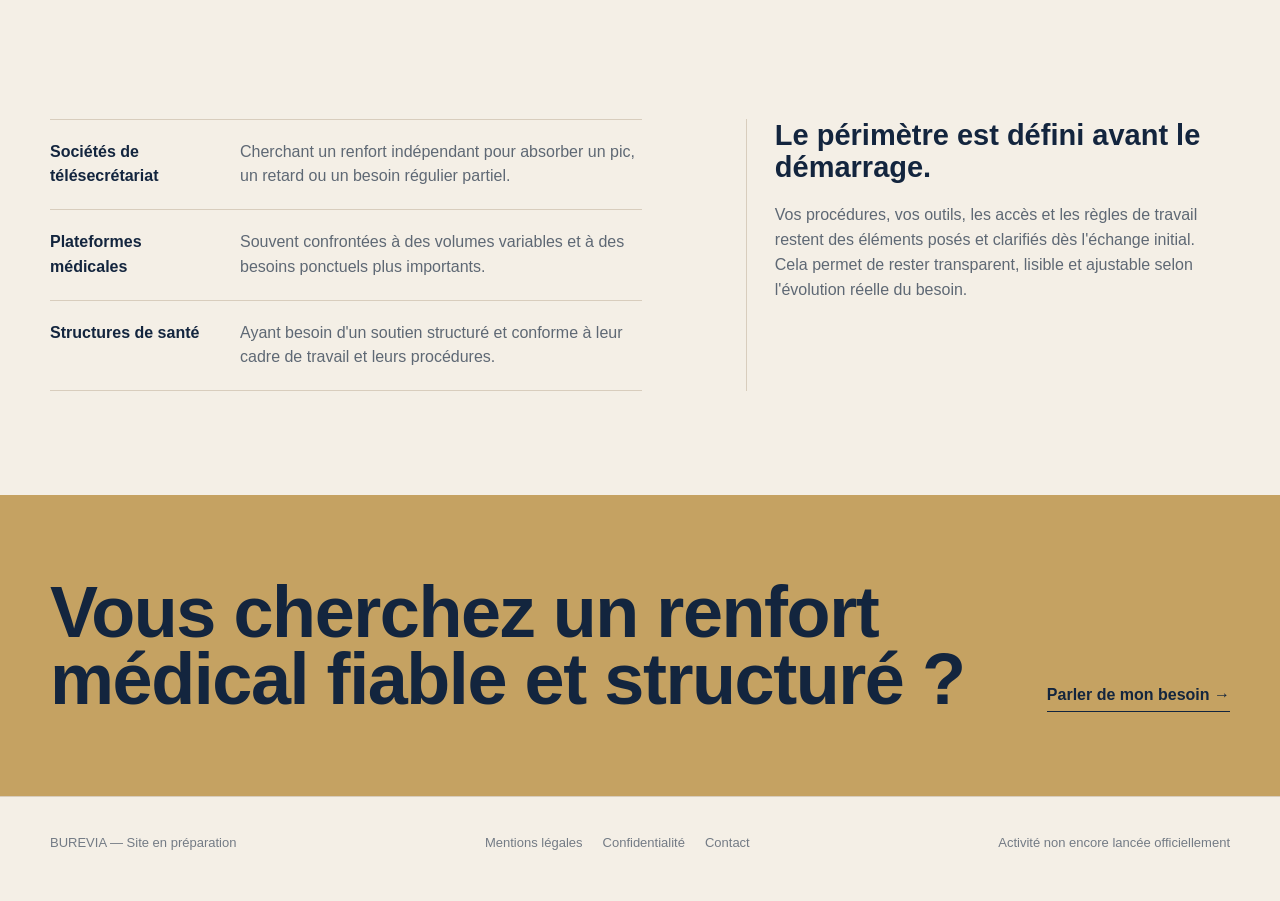
<file: medical.html>
<!doctype html>
<html lang="fr">
  <head>
    <meta charset="utf-8">
    <meta name="viewport" content="width=device-width,initial-scale=1">
    <title>BUREVIA Médical | Télésécrétariat médical en sous-traitance B2B</title>
    <meta name="description" content="BUREVIA Médical apporte un renfort de télésecrétariat médical à distance pour les sociétés et structures de santé : accueil téléphonique, rendez-vous, agendas, messages, suivi administratif.">
    <meta name="robots" content="noindex,nofollow">
    <link rel="canonical" href="https://burevia.github.io/medical.html">
    <link rel="icon" href="/favicon.svg" type="image/svg+xml">
    <meta name="theme-color" content="#13253e">
    <meta property="og:type" content="website">
    <meta property="og:locale" content="fr_FR">
    <meta property="og:site_name" content="BUREVIA">
    <meta property="og:title" content="BUREVIA Médical | Télésécrétariat médical en sous-traitance B2B">
    <meta property="og:description" content="BUREVIA Médical apporte un renfort de télésecrétariat médical à distance pour les sociétés et structures de santé.">
    <meta name="twitter:card" content="summary">
    <meta name="twitter:title" content="BUREVIA Médical | Télésécrétariat médical en sous-traitance B2B">
    <meta name="twitter:description" content="Renfort B2B de télésecrétariat médical à distance pour les structures de santé.">
    <link rel="stylesheet" href="styles.css">
    <script type="application/ld+json">
      {
        "@context": "https://schema.org",
        "@type": "Service",
        "name": "BUREVIA Médical",
        "provider": {
          "@type": "Organization",
          "name": "BUREVIA",
          "url": "https://burevia.github.io/"
        },
        "description": "Télésécrétariat médical en sous-traitance B2B : accueil téléphonique, agenda, rendez-vous, messages et gestion administrative à distance.",
        "areaServed": "FR",
        "category": "Medical office support"
      }
    </script>
  </head>
  <body>
    <a class="skip" href="#contenu">Aller au contenu</a>

    <header>
      <div class="shell top">
        <a class="logo" href="index.html" aria-label="BUREVIA accueil">BURE<span>VIA</span></a>
        <nav aria-label="Navigation principale">
          <ul>
            <li><a href="index.html">Accueil</a></li>
            <li><a href="pro.html">BUREVIA Pro</a></li>
            <li><a href="medical.html" aria-current="page">BUREVIA Médical</a></li>
            <li><a href="a-propos.html">À propos</a></li>
            <li><a href="contact.html">Contact</a></li>
          </ul>
        </nav>
        <a class="mail" href="mailto:contact.burevia@gmail.com">Nous contacter</a>
      </div>
    </header>

    <main id="contenu">
      <section class="hero">
        <div class="shell hero-grid">
          <div>
            <div class="kicker">BUREVIA MÉDICAL · Sous-traitance B2B</div>
            <h1>Un renfort de télésecrétariat médical, sans perturber votre organisation.</h1>
            <p class="lead">BUREVIA Médical intervient pour les sociétés, plateformes et structures de télésecrétariat médical recherchant un renfort indépendant B2B sur les missions médico-administratives à distance.</p>
          </div>

          <aside class="side" aria-label="Positionnement médical">
            <strong>Une expérience professionnelle déjà construite dans des environnements médico-administratifs et de santé.</strong>
            <p>La société donneur d’ordre conserve ses procédures, ses outils et la maîtrise de son organisation. BUREVIA intervient à distance sur le périmètre défini, selon vos consignes et votre cadre de travail.</p>
          </aside>
        </div>
      </section>

      <div class="shell trust" aria-label="Points clés de la mission médicale">
        <div>
          <b>Interlocutrice unique</b>
          <span>Un lien clair et continu.</span>
        </div>
        <div>
          <b>Respect des procédures</b>
          <span>Selon le cadre du donneur d'ordre.</span>
        </div>
        <div>
          <b>Confidentialité</b>
          <span>Accès maîtrisés et suivi sérieux.</span>
        </div>
        <div>
          <b>Réponse généralement sous 1 jour ouvré</b>
          <span>Pour poser le cadre rapidement.</span>
        </div>
      </div>

      <section class="section">
        <div class="shell">
          <div class="head">
            <div class="num">01</div>
            <div>
              <div class="ey">Missions compatibles</div>
              <h2>Un support médical adapté à des besoins concrets et structurés.</h2>
            </div>
          </div>

          <div class="results">
            <div class="result">
              <h3>Accueil téléphonique</h3>
              <p>Prise en charge des appels selon les consignes et le niveau d'urgence du contexte.</p>
            </div>
            <div class="result">
              <h3>Rendez-vous</h3>
              <p>Prise, modification et annulation selon les procédures et les disponibilités.</p>
            </div>
            <div class="result">
              <h3>Gestion d'agendas</h3>
              <p>Mise à jour des plannings, reporting de disponibilités et organisation des données.</p>
            </div>
          </div>

          <div class="rows">
            <div class="row">
              <div class="idx">01</div>
              <h3>Transmission de messages</h3>
              <p>Gestion des demandes, transmission conforme des messages et suivi des communications.</p>
            </div>
            <div class="row">
              <div class="idx">02</div>
              <h3>Renfort sur volumes</h3>
              <p>Gestion de pics d'activité, vacations, absences ou périodes où le besoin dépasse les capacités internes.</p>
            </div>
            <div class="row">
              <div class="idx">03</div>
              <h3>Suivi administratif</h3>
              <p>Organisation des dossiers, vérification des informations, suivi des demandes et traitement des tâches répétitives.</p>
            </div>
            <div class="row">
              <div class="idx">04</div>
              <h3>Autres tâches médico-administratives</h3>
              <p>Toute mission définie avec le donneur d'ordre selon le contexte, les procédures et le besoin réel.</p>
            </div>
          </div>
        </div>
      </section>

      <section class="section dark">
        <div class="shell">
          <div class="head">
            <div class="num">02</div>
            <div>
              <div class="ey">Cadre de travail</div>
              <h2>Un renfort B2B sérieux, discipliné et conforme.</h2>
            </div>
          </div>

          <div class="process">
            <div class="step">
              <div class="n">01</div>
              <h3>Procédures du donneur d'ordre</h3>
              <p>Les consignes et méthodes de travail restent la référence principale de chaque mission.</p>
            </div>
            <div class="step">
              <div class="n">02</div>
              <h3>Confidentialité et sécurité</h3>
              <p>Le traitement des informations et les accès sont encadrés avec rigueur selon votre cadre.</p>
            </div>
            <div class="step">
              <div class="n">03</div>
              <h3>Protection des données</h3>
              <p>Aucune récupération de données patient dans le parcours commercial. Mission réalisée selon votre cadre juridique, contractuel et professionnel.</p>
            </div>
          </div>
        </div>
      </section>

      <section class="section">
        <div class="shell">
          <div class="head">
            <div class="num">03</div>
            <div>
              <div class="ey">Pour qui</div>
              <h2>Le bon niveau d'intervention pour les sociétés, plateformes et structures de télésecrétariat médical.</h2>
            </div>
          </div>

          <div class="two">
            <div>
              <div class="prooflist">
                <div class="proofrow"><b>Sociétés de télésecrétariat</b><span>Cherchant un renfort indépendant pour absorber un pic, un retard ou un besoin régulier partiel.</span></div>
                <div class="proofrow"><b>Plateformes médicales</b><span>Souvent confrontées à des volumes variables et à des besoins ponctuels plus importants.</span></div>
                <div class="proofrow"><b>Structures de santé</b><span>Ayant besoin d'un soutien structuré et conforme à leur cadre de travail et leurs procédures.</span></div>
              </div>
            </div>

            <aside class="aside">
              <h3>Le périmètre est défini avant le démarrage.</h3>
              <p>Vos procédures, vos outils, les accès et les règles de travail restent des éléments posés et clarifiés dès l'échange initial. Cela permet de rester transparent, lisible et ajustable selon l'évolution réelle du besoin.</p>
            </aside>
          </div>
        </div>
      </section>

      <section class="final">
        <div class="shell final-grid">
          <h2>Vous cherchez un renfort médical fiable et structuré ?</h2>
          <a href="contact.html">Parler de mon besoin →</a>
        </div>
      </section>
    </main>

    <footer>
      <div class="shell foot">
        <div>BUREVIA — Site en préparation</div>
        <div class="footlinks">
          <a href="mentions-legales.html">Mentions légales</a>
          <a href="confidentialite.html">Confidentialité</a>
          <a href="contact.html">Contact</a>
        </div>
        <div>Activité non encore lancée officiellement</div>
      </div>
    </footer>
  </body>
</html>
</file>
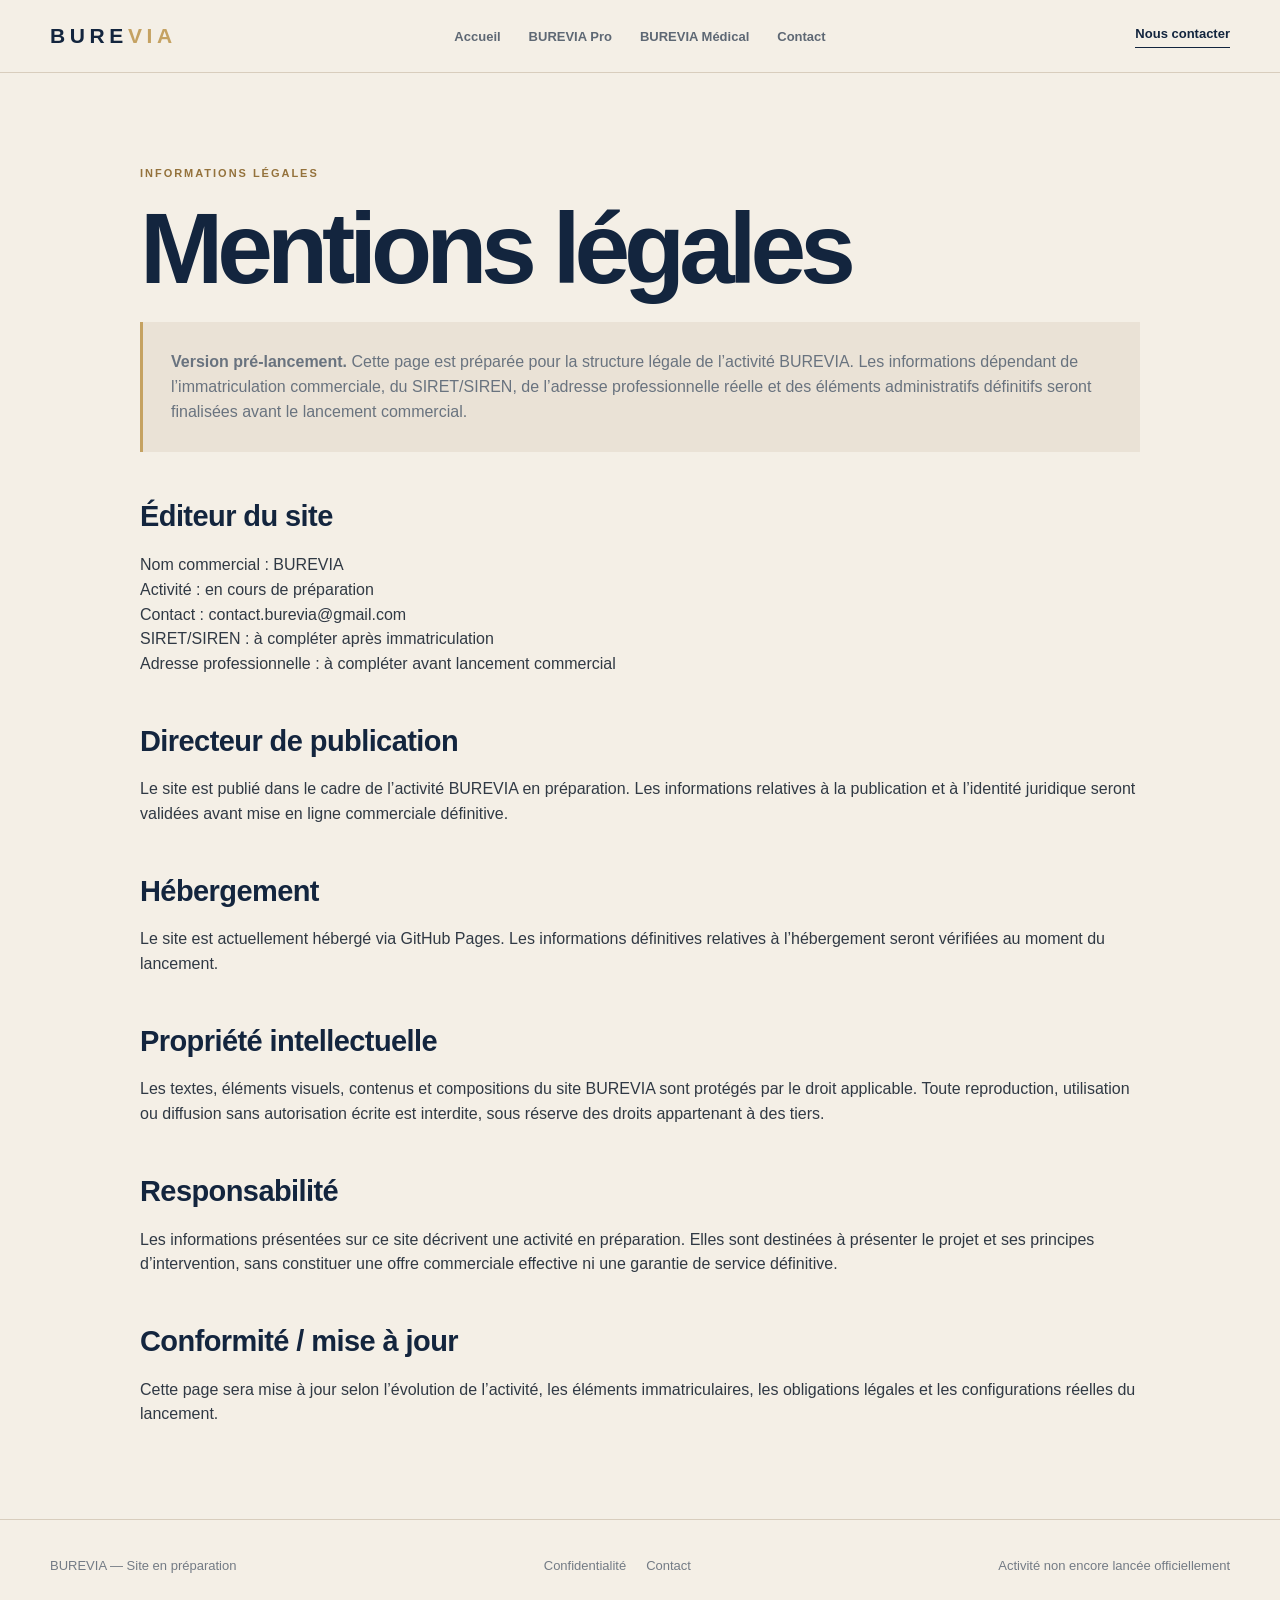
<file: mentions-legales.html>
<!doctype html>
<html lang="fr">
  <head>
    <meta charset="utf-8">
    <meta name="viewport" content="width=device-width,initial-scale=1">
    <title>Mentions légales | BUREVIA</title>
    <meta name="description" content="Mentions légales du site BUREVIA en phase de pré-lancement.">
    <meta name="robots" content="noindex,nofollow">
    <link rel="canonical" href="https://burevia.github.io/mentions-legales.html">
    <link rel="icon" href="/favicon.svg" type="image/svg+xml">
    <meta name="theme-color" content="#13253e">
    <link rel="stylesheet" href="styles.css">
  </head>
  <body>
    <header>
      <div class="shell top">
        <a class="logo" href="index.html" aria-label="BUREVIA accueil">BURE<span>VIA</span></a>
        <nav aria-label="Navigation principale">
          <ul>
            <li><a href="index.html">Accueil</a></li>
            <li><a href="pro.html">BUREVIA Pro</a></li>
            <li><a href="medical.html">BUREVIA Médical</a></li>
            <li><a href="contact.html">Contact</a></li>
          </ul>
        </nav>
        <a class="mail" href="mailto:contact.burevia@gmail.com">Nous contacter</a>
      </div>
    </header>

    <main>
      <div class="shell legal">
        <div class="kicker">Informations légales</div>
        <h1>Mentions légales</h1>

        <div class="placeholder">
          <strong>Version pré-lancement.</strong> Cette page est préparée pour la structure légale de l’activité BUREVIA. Les informations dépendant de l’immatriculation commerciale, du SIRET/SIREN, de l’adresse professionnelle réelle et des éléments administratifs définitifs seront finalisées avant le lancement commercial.
        </div>

        <h2>Éditeur du site</h2>
        <p>Nom commercial : BUREVIA<br>
        Activité : en cours de préparation<br>
        Contact : <a href="mailto:contact.burevia@gmail.com">contact.burevia@gmail.com</a><br>
        SIRET/SIREN : à compléter après immatriculation<br>
        Adresse professionnelle : à compléter avant lancement commercial</p>

        <h2>Directeur de publication</h2>
        <p>Le site est publié dans le cadre de l’activité BUREVIA en préparation. Les informations relatives à la publication et à l’identité juridique seront validées avant mise en ligne commerciale définitive.</p>

        <h2>Hébergement</h2>
        <p>Le site est actuellement hébergé via GitHub Pages. Les informations définitives relatives à l’hébergement seront vérifiées au moment du lancement.</p>

        <h2>Propriété intellectuelle</h2>
        <p>Les textes, éléments visuels, contenus et compositions du site BUREVIA sont protégés par le droit applicable. Toute reproduction, utilisation ou diffusion sans autorisation écrite est interdite, sous réserve des droits appartenant à des tiers.</p>

        <h2>Responsabilité</h2>
        <p>Les informations présentées sur ce site décrivent une activité en préparation. Elles sont destinées à présenter le projet et ses principes d’intervention, sans constituer une offre commerciale effective ni une garantie de service définitive.</p>

        <h2>Conformité / mise à jour</h2>
        <p>Cette page sera mise à jour selon l’évolution de l’activité, les éléments immatriculaires, les obligations légales et les configurations réelles du lancement.</p>
      </div>
    </main>

    <footer>
      <div class="shell foot">
        <div>BUREVIA — Site en préparation</div>
        <div class="footlinks">
          <a href="confidentialite.html">Confidentialité</a>
          <a href="contact.html">Contact</a>
        </div>
        <div>Activité non encore lancée officiellement</div>
      </div>
    </footer>
  </body>
</html>
</file>
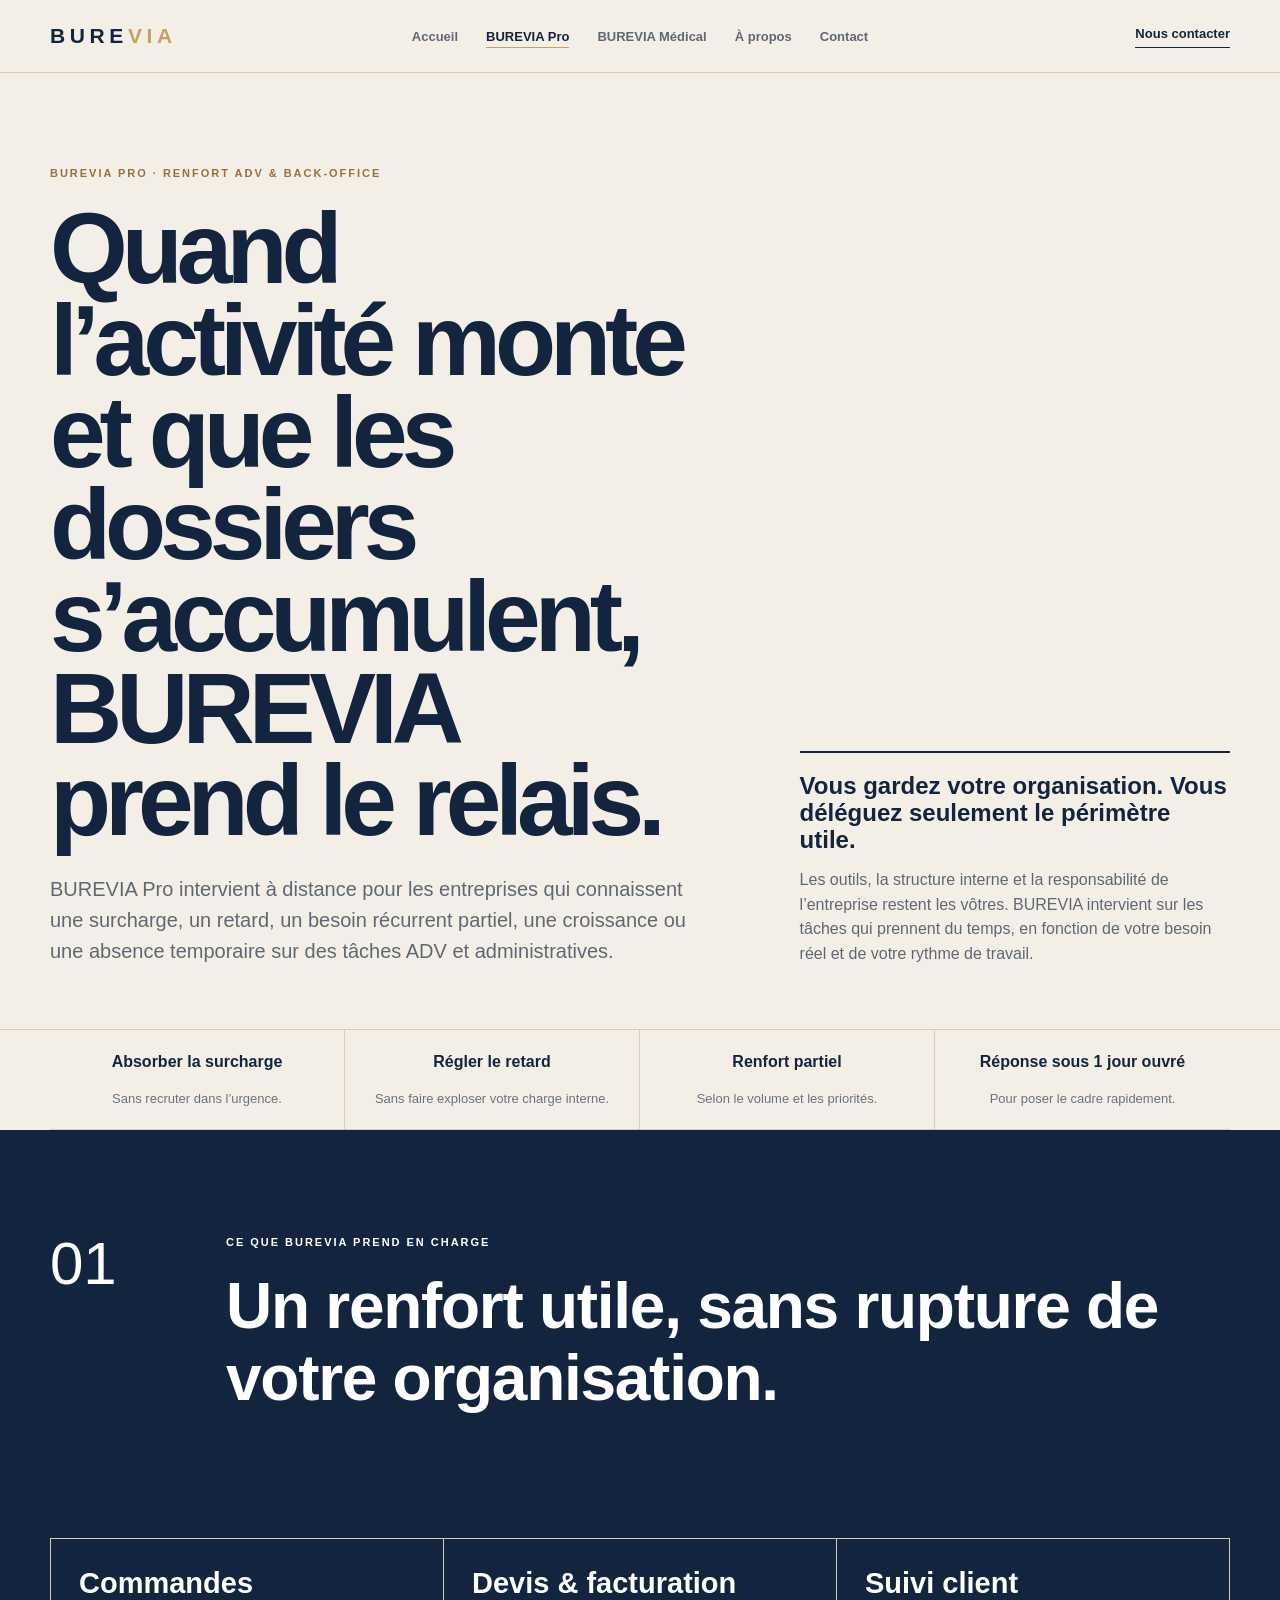
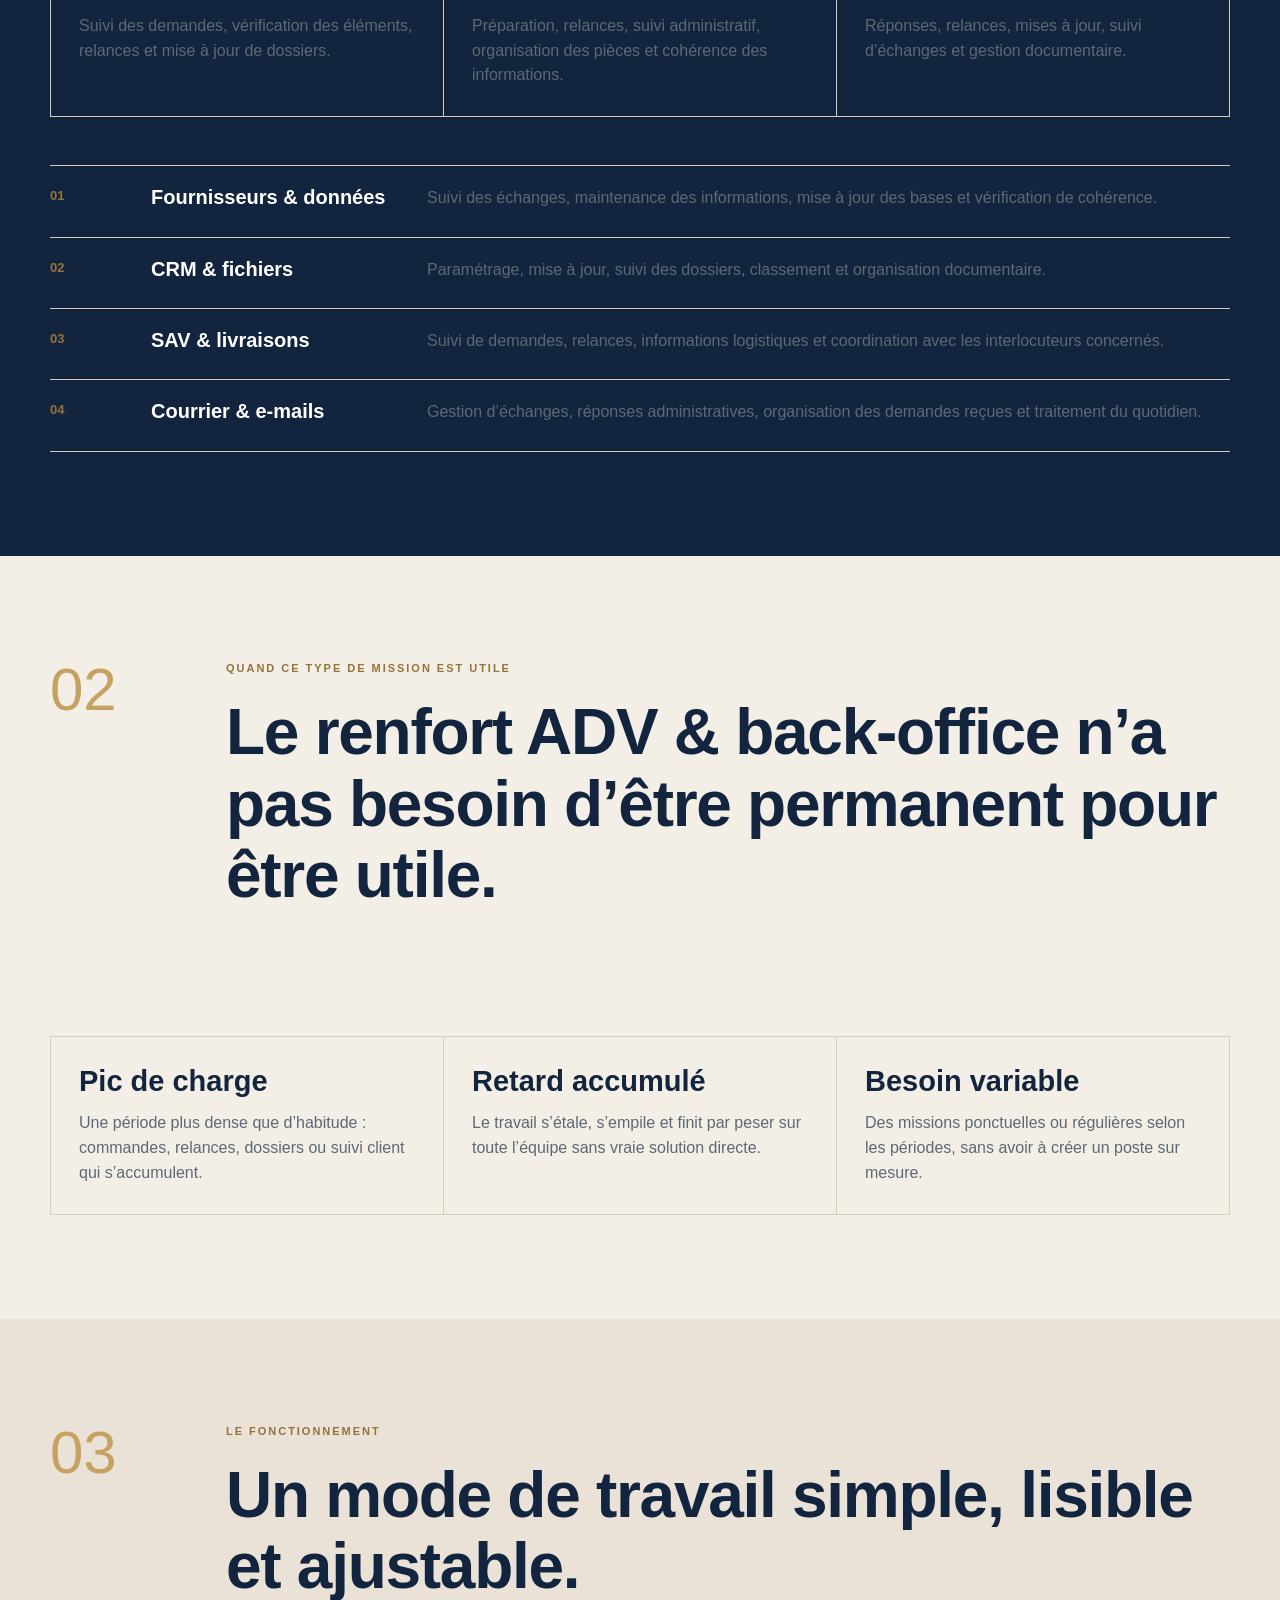
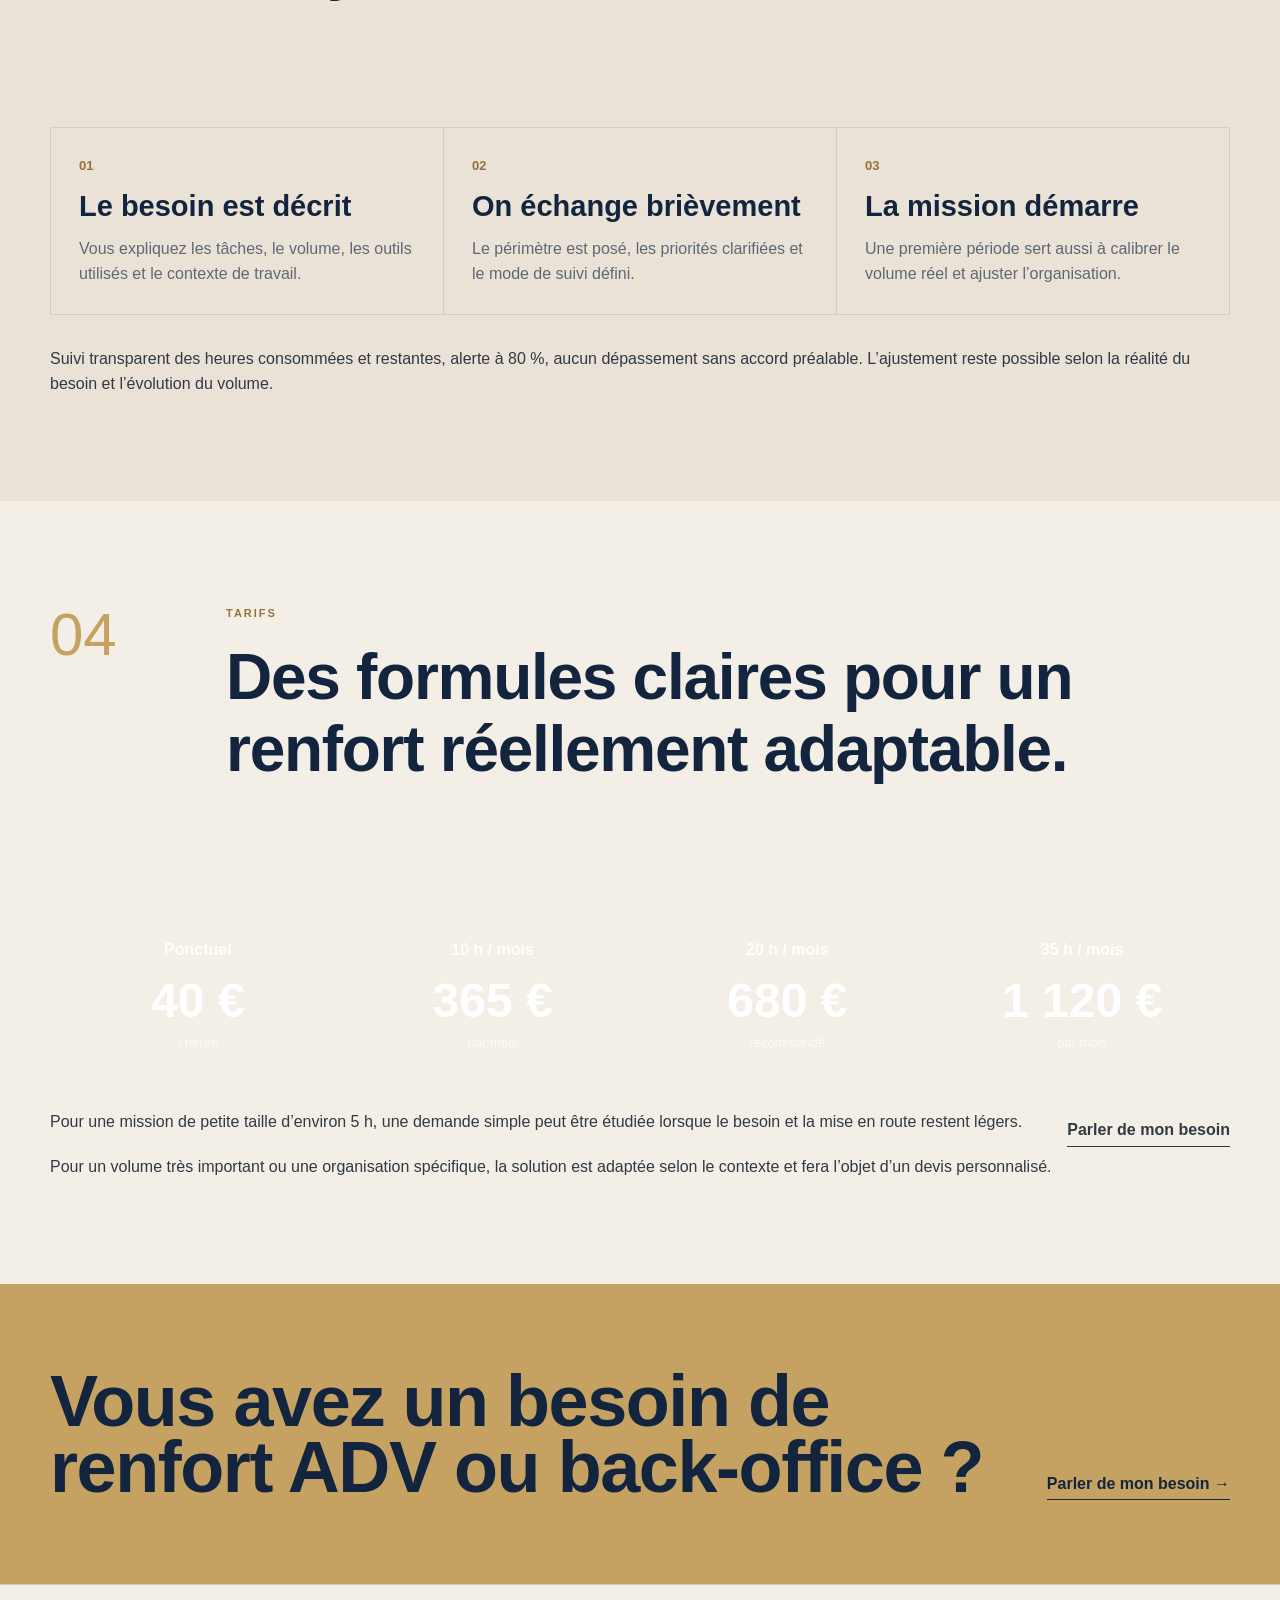
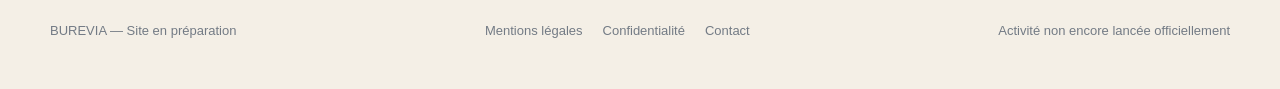
<file: pro.html>
<!doctype html>
<html lang="fr">
  <head>
    <meta charset="utf-8">
    <meta name="viewport" content="width=device-width,initial-scale=1">
    <title>BUREVIA Pro | Renfort ADV &amp; back-office externalisé</title>
    <meta name="description" content="BUREVIA Pro aide les entreprises à absorber la surcharge ADV et back-office : commandes, devis, facturation, suivi client, dossiers, CRM et tâches administratives. ">
    <meta name="robots" content="noindex,nofollow">
    <link rel="canonical" href="https://burevia.github.io/pro.html">
    <link rel="icon" href="/favicon.svg" type="image/svg+xml">
    <meta name="theme-color" content="#13253e">
    <meta property="og:type" content="website">
    <meta property="og:locale" content="fr_FR">
    <meta property="og:site_name" content="BUREVIA">
    <meta property="og:title" content="BUREVIA Pro | Renfort ADV &amp; back-office externalisé">
    <meta property="og:description" content="BUREVIA Pro aide les entreprises à absorber la surcharge ADV et back-office : commandes, devis, facturation, suivi client, dossiers, CRM et tâches administratives.">
    <meta name="twitter:card" content="summary">
    <meta name="twitter:title" content="BUREVIA Pro | Renfort ADV &amp; back-office externalisé">
    <meta name="twitter:description" content="BUREVIA Pro aide les entreprises à absorber la surcharge ADV et back-office.">
    <link rel="stylesheet" href="styles.css">
    <script type="application/ld+json">
      {
        "@context": "https://schema.org",
        "@type": "Service",
        "name": "BUREVIA Pro",
        "provider": {
          "@type": "Organization",
          "name": "BUREVIA",
          "url": "https://burevia.github.io/"
        },
        "description": "Renfort ADV et back-office externalisé à distance pour les entreprises avec surcharge, retard ou besoin récurrent partiel.",
        "areaServed": "FR",
        "category": "Administrative support"
      }
    </script>
  </head>
  <body>
    <a class="skip" href="#contenu">Aller au contenu</a>

    <header>
      <div class="shell top">
        <a class="logo" href="index.html" aria-label="BUREVIA accueil">BURE<span>VIA</span></a>
        <nav aria-label="Navigation principale">
          <ul>
            <li><a href="index.html">Accueil</a></li>
            <li><a href="pro.html" aria-current="page">BUREVIA Pro</a></li>
            <li><a href="medical.html">BUREVIA Médical</a></li>
            <li><a href="a-propos.html">À propos</a></li>
            <li><a href="contact.html">Contact</a></li>
          </ul>
        </nav>
        <a class="mail" href="mailto:contact.burevia@gmail.com">Nous contacter</a>
      </div>
    </header>

    <main id="contenu">
      <section class="hero">
        <div class="shell hero-grid">
          <div>
            <div class="kicker">BUREVIA PRO · Renfort ADV &amp; back-office</div>
            <h1>Quand l’activité monte et que les dossiers s’accumulent, BUREVIA prend le relais.</h1>
            <p class="lead">BUREVIA Pro intervient à distance pour les entreprises qui connaissent une surcharge, un retard, un besoin récurrent partiel, une croissance ou une absence temporaire sur des tâches ADV et administratives.</p>
          </div>

          <aside class="side" aria-label="Le besoin que BUREVIA couvre">
            <strong>Vous gardez votre organisation. Vous déléguez seulement le périmètre utile.</strong>
            <p>Les outils, la structure interne et la responsabilité de l’entreprise restent les vôtres. BUREVIA intervient sur les tâches qui prennent du temps, en fonction de votre besoin réel et de votre rythme de travail.</p>
          </aside>
        </div>
      </section>

      <div class="shell trust" aria-label="Points clés de la prestation">
        <div>
          <b>Absorber la surcharge</b>
          <span>Sans recruter dans l’urgence.</span>
        </div>
        <div>
          <b>Régler le retard</b>
          <span>Sans faire exploser votre charge interne.</span>
        </div>
        <div>
          <b>Renfort partiel</b>
          <span>Selon le volume et les priorités.</span>
        </div>
        <div>
          <b>Réponse sous 1 jour ouvré</b>
          <span>Pour poser le cadre rapidement.</span>
        </div>
      </div>

      <section class="section dark">
        <div class="shell">
          <div class="head">
            <div class="num">01</div>
            <div>
              <div class="ey">Ce que BUREVIA prend en charge</div>
              <h2>Un renfort utile, sans rupture de votre organisation.</h2>
            </div>
          </div>

          <div class="results">
            <div class="result">
              <h3>Commandes</h3>
              <p>Suivi des demandes, vérification des éléments, relances et mise à jour de dossiers.</p>
            </div>
            <div class="result">
              <h3>Devis &amp; facturation</h3>
              <p>Préparation, relances, suivi administratif, organisation des pièces et cohérence des informations.</p>
            </div>
            <div class="result">
              <h3>Suivi client</h3>
              <p>Réponses, relances, mises à jour, suivi d’échanges et gestion documentaire.</p>
            </div>
          </div>

          <div class="rows">
            <div class="row">
              <div class="idx">01</div>
              <h3>Fournisseurs &amp; données</h3>
              <p>Suivi des échanges, maintenance des informations, mise à jour des bases et vérification de cohérence.</p>
            </div>
            <div class="row">
              <div class="idx">02</div>
              <h3>CRM &amp; fichiers</h3>
              <p>Paramétrage, mise à jour, suivi des dossiers, classement et organisation documentaire.</p>
            </div>
            <div class="row">
              <div class="idx">03</div>
              <h3>SAV &amp; livraisons</h3>
              <p>Suivi de demandes, relances, informations logistiques et coordination avec les interlocuteurs concernés.</p>
            </div>
            <div class="row">
              <div class="idx">04</div>
              <h3>Courrier &amp; e-mails</h3>
              <p>Gestion d’échanges, réponses administratives, organisation des demandes reçues et traitement du quotidien.</p>
            </div>
          </div>
        </div>
      </section>

      <section class="section">
        <div class="shell">
          <div class="head">
            <div class="num">02</div>
            <div>
              <div class="ey">Quand ce type de mission est utile</div>
              <h2>Le renfort ADV &amp; back-office n’a pas besoin d’être permanent pour être utile.</h2>
            </div>
          </div>

          <div class="results">
            <div class="result">
              <h3>Pic de charge</h3>
              <p>Une période plus dense que d’habitude : commandes, relances, dossiers ou suivi client qui s’accumulent.</p>
            </div>
            <div class="result">
              <h3>Retard accumulé</h3>
              <p>Le travail s’étale, s’empile et finit par peser sur toute l’équipe sans vraie solution directe.</p>
            </div>
            <div class="result">
              <h3>Besoin variable</h3>
              <p>Des missions ponctuelles ou régulières selon les périodes, sans avoir à créer un poste sur mesure.</p>
            </div>
          </div>
        </div>
      </section>

      <section class="section" style="background: var(--sand2);">
        <div class="shell">
          <div class="head">
            <div class="num">03</div>
            <div>
              <div class="ey">Le fonctionnement</div>
              <h2>Un mode de travail simple, lisible et ajustable.</h2>
            </div>
          </div>

          <div class="process">
            <div class="step">
              <div class="n">01</div>
              <h3>Le besoin est décrit</h3>
              <p>Vous expliquez les tâches, le volume, les outils utilisés et le contexte de travail.</p>
            </div>
            <div class="step">
              <div class="n">02</div>
              <h3>On échange brièvement</h3>
              <p>Le périmètre est posé, les priorités clarifiées et le mode de suivi défini.</p>
            </div>
            <div class="step">
              <div class="n">03</div>
              <h3>La mission démarre</h3>
              <p>Une première période sert aussi à calibrer le volume réel et ajuster l’organisation.</p>
            </div>
          </div>

          <div class="note" style="margin-top: 32px;">
            Suivi transparent des heures consommées et restantes, alerte à 80 %, aucun dépassement sans accord préalable. L’ajustement reste possible selon la réalité du besoin et l’évolution du volume.
          </div>
        </div>
      </section>

      <section class="section">
        <div class="shell">
          <div class="head">
            <div class="num">04</div>
            <div>
              <div class="ey">Tarifs</div>
              <h2>Des formules claires pour un renfort réellement adaptable.</h2>
            </div>
          </div>

          <div class="pricing" aria-label="Grille tarifaire BUREVIA Pro">
            <div class="price">
              <div class="name">Ponctuel</div>
              <div class="amount">40 €</div>
              <div class="detail">/ heure</div>
            </div>
            <div class="price">
              <div class="name">10 h / mois</div>
              <div class="amount">365 €</div>
              <div class="detail">par mois</div>
            </div>
            <div class="price highlight">
              <div class="name">20 h / mois</div>
              <div class="amount">680 €</div>
              <div class="detail">recommandé</div>
            </div>
            <div class="price">
              <div class="name">35 h / mois</div>
              <div class="amount">1 120 €</div>
              <div class="detail">par mois</div>
            </div>
          </div>

          <div class="cta-line">
            <p>Pour une mission de petite taille d’environ 5 h, une demande simple peut être étudiée lorsque le besoin et la mise en route restent légers.</p>
            <a href="contact.html">Parler de mon besoin</a>
          </div>

          <div class="note">
            Pour un volume très important ou une organisation spécifique, la solution est adaptée selon le contexte et fera l’objet d’un devis personnalisé.
          </div>
        </div>
      </section>

      <section class="final">
        <div class="shell final-grid">
          <h2>Vous avez un besoin de renfort ADV ou back-office ?</h2>
          <a href="contact.html">Parler de mon besoin →</a>
        </div>
      </section>
    </main>

    <footer>
      <div class="shell foot">
        <div>BUREVIA — Site en préparation</div>
        <div class="footlinks">
          <a href="mentions-legales.html">Mentions légales</a>
          <a href="confidentialite.html">Confidentialité</a>
          <a href="contact.html">Contact</a>
        </div>
        <div>Activité non encore lancée officiellement</div>
      </div>
    </footer>
  </body>
</html>
</file>
<file: styles.css>
/* ============================================
   BUREVIA V9 — DESIGN SYSTEM
   ============================================
   Centralised stylesheet for shared visual identity.
   Modern, premium, sober, elegant.
   Mobile first, fully accessible.
   ============================================ */

:root {
  --navy: #13253e;
  --gold: #c5a262;
  --gold2: #94723c;
  --sand: #f4efe6;
  --sand2: #eae2d6;
  --line: #d8cdbd;
  --ink: #303944;
  --muted: #69737f;
  --white: #ffffff;
  --bg-primary: var(--sand);
  --bg-secondary: var(--sand2);
  --bg-dark: var(--navy);
  --bg-accent: var(--gold);
  --text-primary: var(--ink);
  --text-secondary: var(--muted);
  --text-light: #5e6874;
  --text-inverse: var(--white);
  --border-color: var(--line);
  --border-dark: var(--navy);
  --font-size-xs: 11px;
  --font-size-sm: 13px;
  --font-size-base: 16px;
  --font-size-md: 18px;
  --font-size-lg: 20px;
  --font-size-xl: 24px;
  --font-size-2xl: 29px;
  --font-size-3xl: 38px;
  --font-size-4xl: 54px;
  --font-size-5xl: clamp(54px, 8vw, 100px);
  --font-weight-normal: 400;
  --font-weight-medium: 600;
  --font-weight-semibold: 750;
  --font-weight-bold: 900;
  --line-height-tight: 0.92;
  --line-height-snug: 1.12;
  --line-height-normal: 1.55;
  --line-height-relaxed: 1.6;
  --space-xs: 8px;
  --space-sm: 14px;
  --space-md: 20px;
  --space-lg: 28px;
  --space-xl: 36px;
  --space-2xl: 48px;
  --space-3xl: 62px;
  --space-4xl: 84px;
  --space-5xl: 92px;
  --space-6xl: 104px;
  --max-width: 1180px;
  --container-padding: 18px;
  --radius-sm: 4px;
  --radius-md: 6px;
  --radius-lg: 8px;
  --shadow-sm: 0 1px 2px rgba(0, 0, 0, 0.05);
  --shadow-md: 0 4px 6px rgba(0, 0, 0, 0.1);
  --shadow-lg: 0 10px 25px rgba(0, 0, 0, 0.15);
  --transition-fast: 150ms ease-out;
  --transition-base: 200ms ease-out;
  --transition-slow: 300ms ease-out;
  --z-header: 30;
  --z-skip: 999;
}

* { box-sizing: border-box; }
html { scroll-behavior: smooth; }
body {
  margin: 0;
  background: var(--bg-primary);
  color: var(--text-primary);
  font-family: -apple-system, BlinkMacSystemFont, "Segoe UI", Helvetica, Arial, sans-serif;
  font-size: var(--font-size-base);
  line-height: var(--line-height-normal);
  font-weight: var(--font-weight-normal);
  -webkit-font-smoothing: antialiased;
  -moz-osx-font-smoothing: grayscale;
}

@media (prefers-reduced-motion: reduce) {
  *, *::before, *::after {
    animation-duration: 0.01ms !important;
    animation-iteration-count: 1 !important;
    transition-duration: 0.01ms !important;
    scroll-behavior: auto !important;
  }
}

h1, h2, h3, h4, h5, h6 {
  margin: 0;
  color: var(--navy);
  font-weight: var(--font-weight-bold);
  line-height: var(--line-height-snug);
}

h1 {
  font-size: var(--font-size-5xl);
  line-height: var(--line-height-tight);
  letter-spacing: -0.06em;
  margin-bottom: var(--space-lg);
}

h1 span { display: block; color: var(--gold); }

h2 {
  font-size: clamp(38px, 5vw, 64px);
  line-height: var(--line-height-snug);
  letter-spacing: -0.02em;
  margin-bottom: var(--space-md);
}

h3 { font-size: var(--font-size-2xl); margin-bottom: var(--space-sm); }

p {
  margin: 0 0 var(--space-md) 0;
  color: var(--text-primary);
  line-height: var(--line-height-normal);
}

p:last-child { margin-bottom: 0; }

.eyebrow, .ey, .kicker {
  font-size: var(--font-size-xs);
  text-transform: uppercase;
  letter-spacing: 0.18em;
  color: var(--gold2);
  font-weight: var(--font-weight-bold);
  margin-bottom: var(--space-md);
  display: block;
}

.lead {
  font-size: var(--font-size-lg);
  color: var(--text-light);
  max-width: 790px;
  line-height: var(--line-height-normal);
}

a {
  color: inherit;
  text-decoration: none;
  transition: color var(--transition-base);
}

a:hover { color: var(--gold); }

a:focus-visible,
button:focus-visible,
input:focus-visible,
textarea:focus-visible,
select:focus-visible {
  outline: 2px solid var(--gold);
  outline-offset: 2px;
}

.shell {
  width: min(calc(100% - var(--space-xl)), var(--max-width));
  margin-left: auto;
  margin-right: auto;
}

@media (max-width: 640px) {
  .shell { width: calc(100% - var(--space-lg)); }
}

header {
  position: sticky;
  top: 0;
  z-index: var(--z-header);
  background: rgba(244, 239, 230, 0.96);
  backdrop-filter: blur(16px);
  border-bottom: 1px solid var(--border-color);
}

.top {
  min-height: 72px;
  display: grid;
  grid-template-columns: 1fr auto 1fr;
  align-items: center;
  gap: var(--space-md);
}

.logo {
  text-decoration: none;
  color: var(--navy);
  font-weight: var(--font-weight-bold);
  letter-spacing: 0.22em;
  font-size: 21px;
}

.logo span { color: var(--gold); }

nav ul {
  display: flex;
  gap: var(--space-lg);
  list-style: none;
  margin: 0;
  padding: 0;
  flex-wrap: wrap;
  justify-content: center;
}

nav a {
  text-decoration: none;
  color: var(--text-light);
  font-size: var(--font-size-sm);
  font-weight: var(--font-weight-semibold);
  padding-bottom: 3px;
  border-bottom: 1px solid transparent;
}

nav a:hover,
nav a[aria-current="page"] {
  color: var(--navy);
  border-bottom-color: var(--gold);
}

.mail {
  justify-self: end;
  font-size: var(--font-size-sm);
  font-weight: var(--font-weight-bold);
  border-bottom: 1px solid var(--navy);
  padding-bottom: 3px;
  color: var(--navy);
}

.skip {
  position: absolute;
  left: -9999px;
  top: auto;
  z-index: var(--z-skip);
}

.skip:focus {
  left: 14px;
  top: 14px;
  background: var(--white);
  padding: 10px 14px;
  border-radius: var(--radius-md);
  font-weight: var(--font-weight-semibold);
  box-shadow: var(--shadow-lg);
}

.section { padding: var(--space-6xl) 0; }
.section.dark {
  background: var(--bg-dark);
  color: var(--text-inverse);
}
.section.dark h2,
.section.dark h3,
.section.dark .ey,
.section.dark .num {
  color: var(--text-inverse);
}

.head {
  display: grid;
  grid-template-columns: 140px 1fr;
  gap: var(--space-xl);
  margin-bottom: var(--space-6xl);
}

.num {
  font-size: 60px;
  color: var(--gold);
  font-weight: 300;
  line-height: 1;
}

.hero {
  padding: var(--space-5xl) 0 var(--space-3xl);
  border-bottom: 1px solid var(--border-color);
}

.hero-grid {
  display: grid;
  grid-template-columns: 1.2fr 0.8fr;
  gap: var(--space-6xl);
  align-items: end;
}

.side {
  border-top: 2px solid var(--navy);
  padding-top: var(--space-md);
}

.side strong {
  display: block;
  font-size: var(--font-size-xl);
  line-height: var(--line-height-snug);
  color: var(--navy);
  margin-bottom: var(--space-sm);
}

.side p { color: var(--text-light); }

.pathways {
  display: grid;
  grid-template-columns: 1fr 1fr;
  border-top: 1px solid var(--border-color);
  border-left: 1px solid var(--border-color);
  margin-top: var(--space-6xl);
}

.path {
  padding: var(--space-lg);
  border-right: 1px solid var(--border-color);
  border-bottom: 1px solid var(--border-color);
  display: flex;
  flex-direction: column;
  justify-content: space-between;
}

.path:hover { background: var(--bg-secondary); }

.path a {
  font-weight: var(--font-weight-bold);
  border-bottom: 1px solid var(--navy);
  display: inline-block;
  padding-bottom: 3px;
}

.trust {
  display: grid;
  grid-template-columns: repeat(4, 1fr);
  border-bottom: 1px solid var(--border-color);
}

.trust div {
  padding: var(--space-md);
  border-right: 1px solid var(--border-color);
  text-align: center;
}

.trust div:last-child { border-right: 0; }

.trust b {
  display: block;
  color: var(--navy);
  margin-bottom: var(--space-sm);
}

.trust span {
  display: block;
  font-size: var(--font-size-sm);
  color: var(--text-secondary);
}

.results {
  display: grid;
  grid-template-columns: repeat(3, 1fr);
  border-top: 1px solid var(--border-color);
  border-left: 1px solid var(--border-color);
}

.result {
  padding: var(--space-lg);
  border-right: 1px solid var(--border-color);
  border-bottom: 1px solid var(--border-color);
}

.result:hover { background: var(--bg-secondary); }

.result p { color: var(--text-light); }

.rows {
  margin-top: var(--space-2xl);
  border-top: 1px solid var(--border-color);
}

.row {
  display: grid;
  grid-template-columns: 65px 240px 1fr;
  gap: var(--space-xl);
  padding: var(--space-md) 0;
  border-bottom: 1px solid var(--border-color);
}

.row .idx {
  font-size: var(--font-size-sm);
  color: var(--gold2);
  font-weight: var(--font-weight-bold);
}

.row h3 {
  font-size: var(--font-size-lg);
  margin-bottom: var(--space-xs);
}

.row p { color: var(--text-light); margin: 0; }

.process {
  display: grid;
  grid-template-columns: repeat(3, 1fr);
  border-top: 1px solid var(--border-color);
  border-left: 1px solid var(--border-color);
}

.step {
  padding: var(--space-lg);
  border-right: 1px solid var(--border-color);
  border-bottom: 1px solid var(--border-color);
}

.step .n {
  font-size: var(--font-size-sm);
  color: var(--gold2);
  font-weight: var(--font-weight-bold);
  margin-bottom: var(--space-sm);
}

.step p { color: var(--text-light); margin: 0; }

.two {
  display: grid;
  grid-template-columns: 1.1fr 0.9fr;
  gap: var(--space-6xl);
}

.aside {
  border-left: 1px solid var(--border-color);
  padding-left: var(--space-lg);
}

.aside h3 {
  font-size: var(--font-size-2xl);
  line-height: var(--line-height-snug);
  margin-bottom: var(--space-md);
}

.aside p { color: var(--text-light); }

.proof {
  display: grid;
  grid-template-columns: 0.85fr 1.15fr;
  gap: var(--space-6xl);
}

.quote {
  font-size: clamp(30px, 4vw, 50px);
  line-height: var(--line-height-tight);
  letter-spacing: -0.035em;
  color: var(--navy);
  font-weight: var(--font-weight-bold);
  margin: 0;
}

.quote span { color: var(--gold); }

.prooflist { border-top: 1px solid var(--border-color); }

.proofrow {
  display: grid;
  grid-template-columns: 170px 1fr;
  gap: var(--space-md);
  padding: var(--space-md) 0;
  border-bottom: 1px solid var(--border-color);
}

.proofrow b { color: var(--navy); }
.proofrow span { color: var(--text-light); }

.pricing {
  display: grid;
  grid-template-columns: repeat(4, 1fr);
  border-top: 1px solid rgba(255, 255, 255, 0.2);
  border-left: 1px solid rgba(255, 255, 255, 0.2);
  margin-top: var(--space-2xl);
}

.price {
  padding: var(--space-lg);
  border-right: 1px solid rgba(255, 255, 255, 0.2);
  border-bottom: 1px solid rgba(255, 255, 255, 0.2);
  text-align: center;
}

.price .name {
  font-size: var(--font-size-base);
  font-weight: var(--font-weight-semibold);
  color: rgba(255,255,255,0.9);
  margin-bottom: var(--space-sm);
}

.price .amount {
  display: block;
  font-size: clamp(32px, 5vw, 48px);
  color: var(--white);
  font-weight: var(--font-weight-bold);
  line-height: 1;
  margin-bottom: var(--space-xs);
}

.price .detail {
  font-size: var(--font-size-sm);
  color: rgba(255,255,255,0.7);
}

.cta-line {
  margin-top: var(--space-lg);
  display: flex;
  justify-content: space-between;
  gap: var(--space-lg);
  flex-wrap: wrap;
  align-items: center;
}

.cta-line a {
  font-weight: var(--font-weight-bold);
  border-bottom: 1px solid currentColor;
  padding-bottom: 3px;
}

.final {
  background: var(--gold);
  padding: var(--space-4xl) 0;
}

.final-grid {
  display: grid;
  grid-template-columns: 1fr auto;
  gap: var(--space-lg);
  align-items: end;
}

.final h2 {
  font-size: clamp(42px, 6vw, 72px);
  line-height: var(--line-height-tight);
  letter-spacing: -0.02em;
  color: var(--navy);
  margin: 0;
}

.final a {
  font-weight: var(--font-weight-bold);
  border-bottom: 1px solid var(--navy);
  padding-bottom: 3px;
  color: var(--navy);
}

.btn, button, input[type="submit"], input[type="button"] {
  display: inline-flex;
  align-items: center;
  justify-content: center;
  padding: var(--space-md) var(--space-lg);
  background: var(--navy);
  color: var(--white);
  border: 1px solid var(--navy);
  border-radius: var(--radius-md);
  font-size: var(--font-size-base);
  font-weight: var(--font-weight-semibold);
  cursor: pointer;
  min-height: 44px;
}

.btn.secondary {
  background: transparent;
  color: var(--navy);
}

form { max-width: 600px; }
.form-group { margin-bottom: var(--space-lg); }
label {
  display: block;
  margin-bottom: var(--space-sm);
  font-weight: var(--font-weight-semibold);
}
input, textarea, select {
  width: 100%;
  padding: var(--space-md);
  border: 1px solid var(--border-color);
  border-radius: var(--radius-md);
  font-family: inherit;
  font-size: var(--font-size-base);
  background: var(--white);
}
textarea { resize: vertical; min-height: 120px; }

footer {
  padding: var(--space-xl) 0 var(--space-2xl);
  color: #737b85;
  font-size: var(--font-size-sm);
  border-top: 1px solid var(--border-color);
}

.foot {
  display: flex;
  justify-content: space-between;
  gap: var(--space-lg);
  flex-wrap: wrap;
}

.footlinks {
  display: flex;
  gap: var(--space-md);
  flex-wrap: wrap;
  list-style: none;
  margin: 0;
  padding: 0;
}

.legal {
  max-width: 1000px;
  padding: var(--space-5xl) 0;
}

.legal h2 {
  margin-top: var(--space-2xl);
  margin-bottom: var(--space-md);
  font-size: var(--font-size-2xl);
}

.placeholder {
  background: var(--bg-secondary);
  padding: var(--space-lg);
  border-left: 3px solid var(--gold);
  margin-bottom: var(--space-2xl);
  color: var(--text-secondary);
}

.wrap {
  min-height: 100vh;
  display: grid;
  place-items: center;
  padding: var(--space-lg);
}

.card {
  width: min(720px, 100%);
  border-top: 2px solid var(--navy);
  padding-top: var(--space-2xl);
}

.card .code {
  font-size: var(--font-size-sm);
  text-transform: uppercase;
  letter-spacing: 0.18em;
  color: var(--gold2);
  font-weight: var(--font-weight-bold);
  margin-bottom: var(--space-md);
}

.card h1 {
  font-size: clamp(48px, 9vw, 88px);
  line-height: var(--line-height-tight);
  letter-spacing: -0.06em;
  color: var(--navy);
  margin-bottom: var(--space-md);
}

.card p {
  font-size: var(--font-size-lg);
  line-height: var(--line-height-relaxed);
  color: var(--text-light);
  max-width: 580px;
  margin-bottom: var(--space-lg);
}

.back {
  color: var(--text-secondary);
  font-size: var(--font-size-sm);
  padding: 8px;
}

.email {
  display: inline-block;
  font-size: var(--font-size-lg);
  font-weight: var(--font-weight-bold);
  color: var(--navy);
  border-bottom: 1px solid var(--navy);
  padding-bottom: 3px;
  margin-bottom: var(--space-2xl);
}

.list { border-top: 1px solid var(--border-color); margin-top: var(--space-lg); }
.item {
  display: grid;
  grid-template-columns: 36px 1fr;
  gap: var(--space-md);
  padding: var(--space-md) 0;
  border-bottom: 1px solid var(--border-color);
}
.item b { color: var(--gold2); }
.item span { color: var(--text-light); }

.contact-shell {
  max-width: 980px;
  margin: 0 auto;
}

.contact-grid {
  display: grid;
  grid-template-columns: 0.9fr 1.1fr;
  gap: 48px;
  align-items: start;
}

.intro { padding-top: 8px; }

.contact-card {
  background: rgba(255, 255, 255, 0.35);
  border: 1px solid var(--border-color);
  border-radius: var(--radius-lg);
  padding: 24px;
}

form {
  max-width: 100%;
}

.form-grid {
  display: grid;
  grid-template-columns: repeat(2, minmax(0, 1fr));
  gap: 20px;
}

.full { grid-column: 1 / -1; }

.field-note {
  font-size: 13px;
  color: var(--text-secondary);
  margin-top: 6px;
}

.medical-warning {
  background: #fffaf1;
  border: 1px solid rgba(149, 114, 60, 0.35);
  color: var(--navy);
  padding: 16px 18px;
  border-left: 4px solid var(--gold);
  margin-top: 20px;
  font-size: 14px;
}

.compact { margin-top: 24px; }

.meta-list {
  border-top: 1px solid var(--border-color);
  margin-top: 28px;
}

.meta-item {
  display: grid;
  grid-template-columns: 36px 1fr;
  gap: 16px;
  border-bottom: 1px solid var(--border-color);
  padding: 16px 0;
}

.meta-item b { color: var(--gold2); }

@media (max-width: 950px) {
  nav { display: flex; }
  .top { grid-template-columns: 1fr auto; }
  .hero-grid, .two, .proof, .contact-grid, .form-grid { grid-template-columns: 1fr; }
  .pathways { grid-template-columns: 1fr; }
  .trust { grid-template-columns: repeat(2, 1fr); }
  .results, .process { grid-template-columns: 1fr; }
  .head { grid-template-columns: 90px 1fr; }
  .aside {
    border-left: 0;
    border-top: 1px solid var(--border-color);
    padding-left: 0;
    padding-top: var(--space-lg);
  }
  .pricing { grid-template-columns: repeat(2, 1fr); }
  .final-grid { grid-template-columns: 1fr; }
}

@media (max-width: 640px) {
  .shell { width: calc(100% - var(--space-lg)); }
  h1 { font-size: 54px; }
  .section { padding: var(--space-3xl) 0; }
  .head { grid-template-columns: 1fr; }
  .row {
    grid-template-columns: 42px 1fr;
    gap: var(--space-md);
  }
  .row p { grid-column: 2; }
  .trust { grid-template-columns: 1fr; }
  .trust div { border-right: 0; border-bottom: 1px solid var(--border-color); }
  .pricing { grid-template-columns: 1fr; }
  .cta-line { flex-direction: column; align-items: stretch; }
  .final h2 { font-size: clamp(32px, 7vw, 48px); }
  .proofrow { grid-template-columns: 1fr; }
  .foot { flex-direction: column; }
}
</file>
